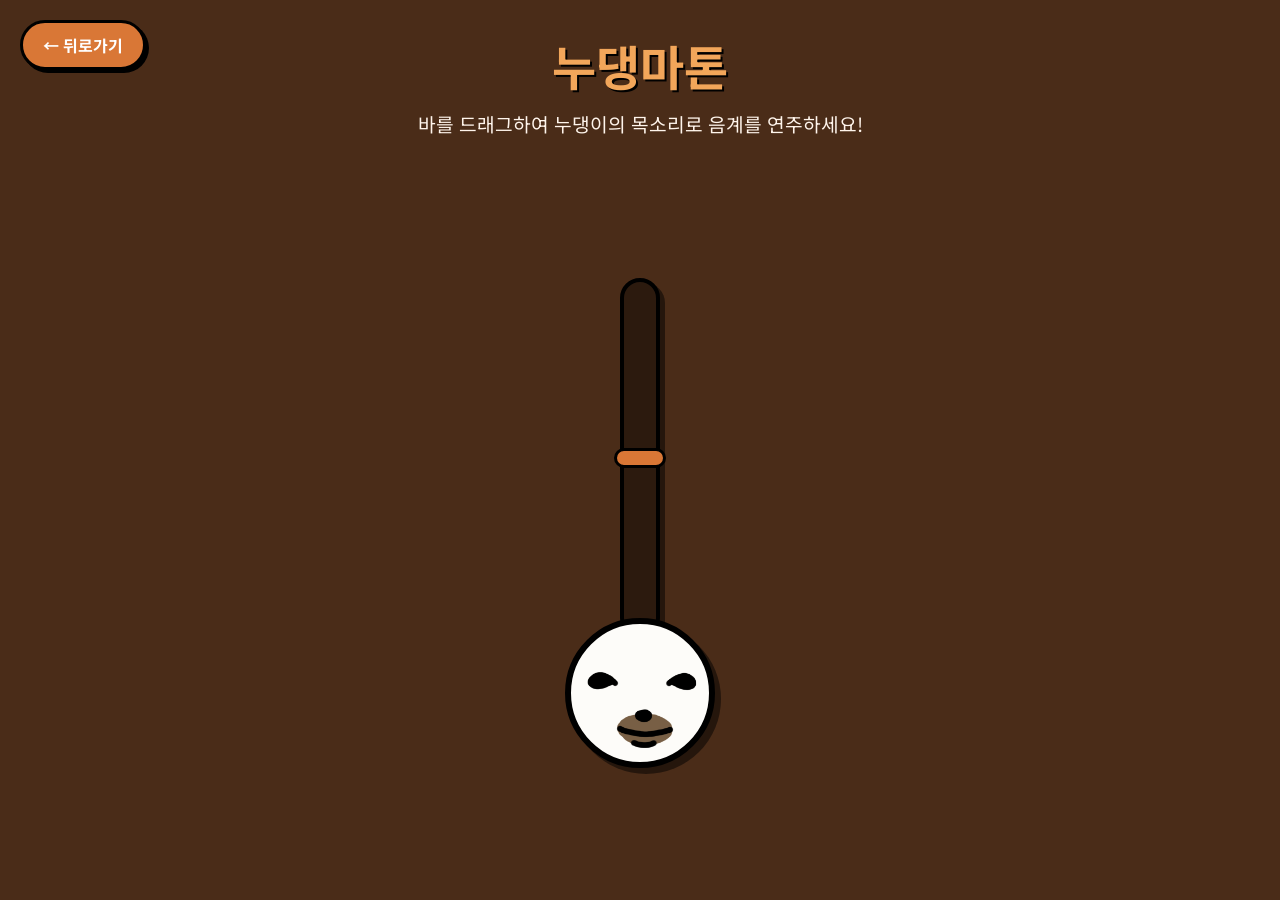
<file: otamatone.html>
<!DOCTYPE html>
<html lang="ko">

<head>
    <meta charset="UTF-8">
    <meta name="viewport" content="width=device-width, initial-scale=1.0">
    <title>누댕마톤 (Nudaeng-matone)</title>
    <link href="https://fonts.googleapis.com/css2?family=Noto+Sans+KR:wght@400;700;900&display=swap" rel="stylesheet">
    <style>
        * {
            margin: 0;
            padding: 0;
            box-sizing: border-box;
        }

        body {
            font-family: 'Noto Sans KR', sans-serif;
            background-color: #4A2C18;
            /* 가을 웜톤 배경 */
            color: #FFF5EC;
            display: flex;
            flex-direction: column;
            align-items: center;
            height: 100vh;
            height: 100dvh;
            /* 모바일 하단바 대응 */
            overflow: hidden;
            touch-action: none;
            /* 드래그 시 화면 스크롤 방지 */
        }

        .header {
            margin-top: 30px;
            text-align: center;
            z-index: 10;
        }

        .header h1 {
            font-size: 3rem;
            color: #F2A65A;
            text-shadow: 2px 2px 0px #000;
        }

        .header p {
            font-size: 1.2rem;
            margin-top: 10px;
        }

        .back-button {
            position: absolute;
            top: 20px;
            left: 20px;
            padding: 10px 20px;
            background: #D97736;
            color: #fff;
            text-decoration: none;
            border-radius: 30px;
            font-weight: bold;
            border: 3px solid #000;
            box-shadow: 3px 3px 0px rgba(0, 0, 0, 1);
            transition: transform 0.1s;
            z-index: 20;
        }

        .back-button:active {
            transform: translate(3px, 3px);
            box-shadow: 0px 0px 0px rgba(0, 0, 0, 1);
        }

        /* 누댕마톤 컨테이너 */
        .matone-container {
            display: flex;
            flex-direction: column;
            align-items: center;
            margin-top: 20px;
            height: 70vh;
            justify-content: flex-end;
            padding-bottom: 20px;
            /* 모바일 하단 여백 추가 */
        }

        /* 음정 바 (Stem) */
        .stem-container {
            width: 40px;
            height: 40vh;
            /* 고정픽셀(400px)에서 뷰포트 비율로 변경 */
            min-height: 250px;
            max-height: 400px;
            background: #2C1A0E;
            border: 4px solid #000;
            border-radius: 20px;
            position: relative;
            cursor: pointer;
            box-shadow: 5px 5px 0px rgba(0, 0, 0, 0.5);
            margin-bottom: -20px;
            /* 얼굴과 겹치게 */
            z-index: 1;
        }

        .stem-touch-area {
            position: absolute;
            top: 0;
            left: -30px;
            /* 터치 영역 확대 */
            right: -30px;
            bottom: 0;
            z-index: 2;
        }

        .stem-indicator {
            position: absolute;
            left: -10px;
            width: 52px;
            height: 20px;
            background: #D97736;
            border: 3px solid #000;
            border-radius: 10px;
            pointer-events: none;
            transform: translateY(-50%);
            top: 50%;
            transition: top 0.05s ease-out;
        }

        /* 누댕이 얼굴 (Face) */
        .face {
            width: 150px;
            height: 150px;
            background-color: #FDFCF9;
            background-image: url('images/nutamatone/nnn.png');
            background-size: cover;
            background-position: center;
            border: 6px solid #000;
            border-radius: 50%;
            position: relative;
            z-index: 3;
            box-shadow: 6px 6px 0px rgba(0, 0, 0, 0.5);
            transition: transform 0.1s;
        }

        .face.playing {
            transform: scale(1.05);
        }

        /* 눈, 입 (nnn.png 이미지를 사용하므로 기존 CSS 도형은 숨김) */
        .eye,
        .mouth {
            display: none;
        }

        /* 모바일 반응형 처리 */
        @media (max-width: 600px) {
            .header {
                margin-top: 70px;
                /* 뒤로가기 버튼과 겹침 방지 */
            }

            .header h1 {
                font-size: 2.2rem;
            }

            .header p {
                font-size: 0.95rem;
                padding: 0 20px;
                word-break: keep-all;
            }

            .face {
                width: 130px;
                height: 130px;
            }

            .back-button {
                top: 15px;
                left: 15px;
                padding: 8px 15px;
                font-size: 0.9rem;
            }

            .matone-container {
                height: 65vh;
                /* 화면 높이에 맞게 조절 */
            }
        }

        /* 오디오 파일 안내 (제거) */
    </style>
</head>

<body>
    <a href="index.html" class="back-button">← 뒤로가기</a>

    <div class="header">
        <h1>누댕마톤</h1>
        <p>바를 드래그하여 누댕이의 목소리로 음계를 연주하세요!</p>
    </div>

    <div class="matone-container">
        <!-- 음정 조절 바 -->
        <div class="stem-container" id="stem">
            <div class="stem-indicator" id="indicator"></div>
            <div class="stem-touch-area" id="touchArea"></div>
        </div>

        <!-- 얼굴 -->
        <div class="face" id="face">
            <div class="eye left"></div>
            <div class="eye right"></div>
            <div class="mouth"></div>
        </div>
    </div>

    <!-- 업로드 폼 제거됨 -->

    <script>
        const touchArea = document.getElementById('touchArea');
        const indicator = document.getElementById('indicator');
        const face = document.getElementById('face');

        let audioCtx = null;
        let sourceNode = null;
        let audioBuffer = null;
        let isPlaying = false;
        let isInitializing = false;

        // 1. 오디오 초기화 및 파일 로드 (가장 안전한 방식)
        function initAudio() {
            return new Promise((resolve, reject) => {
                if (audioBuffer) {
                    resolve();
                    return;
                }

                if (!audioCtx) {
                    audioCtx = new (window.AudioContext || window.webkitAudioContext)();
                }

                if (audioCtx.state === 'suspended') {
                    audioCtx.resume();
                }

                // 파일 가져오기
                fetch('nutamatone.wav')
                    .then(response => {
                        if (!response.ok) throw new Error("Network response was not ok");
                        return response.arrayBuffer();
                    })
                    .then(arrayBuffer => {
                        // 사파리 호환성을 위해 콜백 방식 사용
                        audioCtx.decodeAudioData(arrayBuffer, function (buffer) {
                            audioBuffer = buffer;
                            resolve();
                        }, function (e) {
                            console.error("Decode error", e);
                            reject(e);
                        });
                    })
                    .catch(e => {
                        console.error("Fetch error", e);
                        reject(e);
                    });
            });
        }

        // 2. 소리 재생
        function startSound(yRatio) {
            if (isInitializing) return;

            // 아직 로드되지 않은 경우 초기화
            if (!audioBuffer) {
                isInitializing = true;
                indicator.style.background = "#FF0000"; // 로딩 중 표시 (빨간색)
                initAudio().then(() => {
                    isInitializing = false;
                    indicator.style.background = "#D97736"; // 로딩 완료 복구
                    if (isPlaying) { // 사용자가 여전히 누르고 있다면
                        playSource(yRatio);
                    }
                }).catch(() => {
                    isInitializing = false;
                    alert("소리 로드에 실패했습니다. 파일이 있는지 확인해주세요.");
                });
                return;
            }

            playSource(yRatio);
        }

        // 실제 소스 재생 로직
        function playSource(yRatio) {
            if (sourceNode) {
                try { sourceNode.stop(); } catch (e) { }
            }

            sourceNode = audioCtx.createBufferSource();
            sourceNode.buffer = audioBuffer;
            sourceNode.loop = true;
            sourceNode.connect(audioCtx.destination);

            updatePitch(yRatio);
            sourceNode.start(0);

            face.classList.add('playing');
        }

        // 3. 소리 멈춤
        function stopSound() {
            if (sourceNode) {
                try { sourceNode.stop(); } catch (e) { }
                sourceNode = null;
            }
            isPlaying = false;
            face.classList.remove('playing');
        }

        // 4. Y축 위치에 따른 음정 조절 (PlaybackRate 사용)
        function updatePitch(yRatio) {
            if (sourceNode && sourceNode.playbackRate) {
                // 0.5배속(낮은음) ~ 2.0배속(높은음)
                const rate = 0.5 + (1 - yRatio) * 1.5;
                sourceNode.playbackRate.value = rate;
            }
        }

        // 5. 상호작용 핸들러
        function handleInteraction(e) {
            e.preventDefault(); // 스크롤 방지

            // 모바일 사파리 필수: 상호작용 즉시 resume
            if (audioCtx && audioCtx.state === 'suspended') {
                audioCtx.resume();
            }

            let clientY;
            if (e.touches) {
                clientY = e.touches[0].clientY;
            } else {
                clientY = e.clientY;
            }

            const rect = touchArea.getBoundingClientRect();
            let y = clientY - rect.top;
            if (y < 0) y = 0;
            if (y > rect.height) y = rect.height;

            let yRatio = y / rect.height;

            indicator.style.top = (yRatio * 100) + '%';

            if (!isPlaying) {
                isPlaying = true;
                startSound(yRatio);
            } else {
                updatePitch(yRatio);
            }
        }

        function endInteraction(e) {
            e.preventDefault();
            stopSound();
        }

        // 마우스 이벤트
        touchArea.addEventListener('mousedown', handleInteraction);
        window.addEventListener('mousemove', (e) => {
            if (isPlaying) handleInteraction(e);
        });
        window.addEventListener('mouseup', endInteraction);

        // 터치 이벤트
        touchArea.addEventListener('touchstart', handleInteraction, { passive: false });
        touchArea.addEventListener('touchmove', handleInteraction, { passive: false });
        touchArea.addEventListener('touchend', endInteraction);
        touchArea.addEventListener('touchcancel', endInteraction);

    </script>
</body>

</html>
</file>
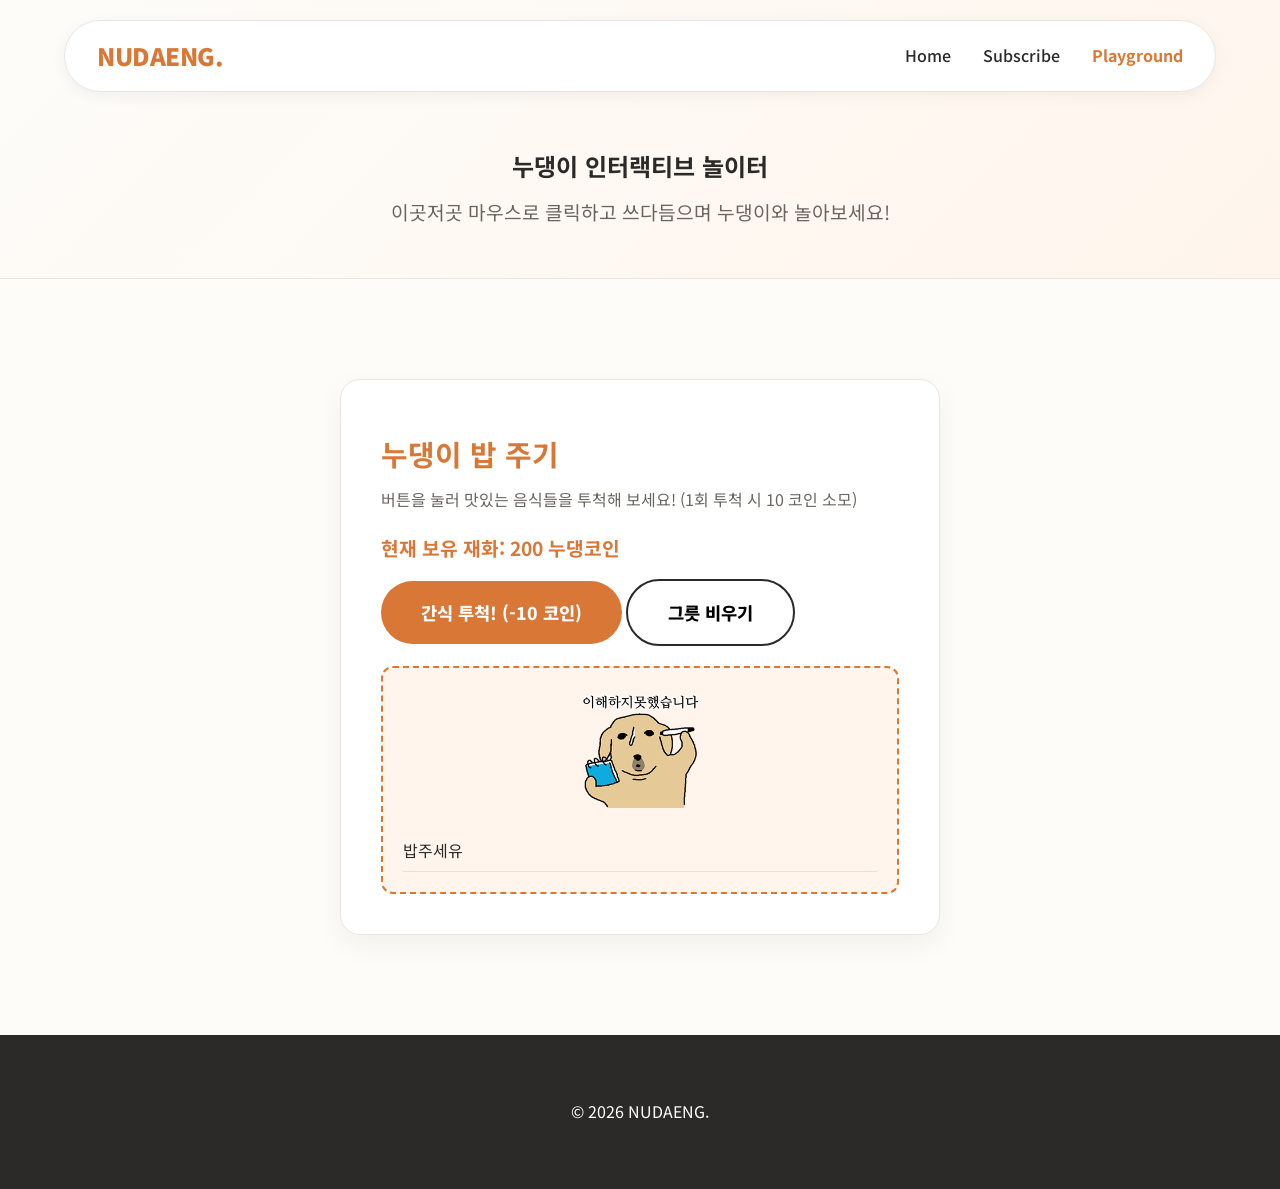
<file: playground.html>
<!DOCTYPE html>
<html lang="ko">

<head>
    <meta charset="UTF-8">
    <meta name="viewport" content="width=device-width, initial-scale=1.0">
    <title>NUDAENG | Playground</title>

    <!-- Fonts: Noto Sans KR -->
    <link rel="preconnect" href="https://fonts.googleapis.com">
    <link rel="preconnect" href="https://fonts.gstatic.com" crossorigin>
    <link href="https://fonts.googleapis.com/css2?family=Noto+Sans+KR:wght@300;400;500;700;800&display=swap"
        rel="stylesheet">

    <link rel="stylesheet" href="style.css">
    <link href="https://unpkg.com/aos@2.3.1/dist/aos.css" rel="stylesheet">

    <!-- jQuery CDN -->
    <script src="https://code.jquery.com/jquery-3.7.1.min.js"></script>
</head>

<body>

    <!-- Navigation -->
    <nav class="navbar">
        <div class="logo"><a href="index.html" style="color: inherit; text-decoration: none;">NUDAENG.</a></div>
        <ul class="nav-links">
            <li><a href="index.html">Home</a></li>
            <li><a href="subscribe.html">Subscribe</a></li>
            <li><a href="#" class="active" style="color: var(--accent-orange); font-weight: 700;">Playground</a></li>
        </ul>
    </nav>

    <!-- Header Section -->
    <section class="sub-header">
        <div class="container text-center">
            <h1 data-aos="fade-up">누댕이 인터랙티브 놀이터</h1>
            <p data-aos="fade-up" data-aos-delay="100">이곳저곳 마우스로 클릭하고 쓰다듬으며 누댕이와 놀아보세요!</p>
        </div>
    </section>

    <!-- Playground Section -->
    <section class="playground-section">
        <div class="container">
            <div style="max-width: 600px; margin: 0 auto;">

                <!-- 1. 간식 주기 -->
                <div class="play-card" data-aos="fade-up" data-aos-delay="100">
                    <h2>누댕이 밥 주기</h2>
                    <p>버튼을 눌러 맛있는 음식들을 투척해 보세요! (1회 투척 시 10 코인 소모)</p>
                    <div style="font-weight: bold; font-size: 1.2rem; color: #D97736; margin-bottom: 15px;">
                        현재 보유 재화: <span id="coin-count">200</span> 누댕코인
                    </div>
                    <button class="cta-button" id="btn-feed">간식 투척! (-10 코인)</button>
                    <button class="cta-button outline" id="btn-clear-feed">그릇 비우기</button>

                    <div class="snack-bowl mt-20" style="text-align: center;">
                        <img id="reaction-img" src="images/interactive/ing.png" alt="Nudaeng Reaction"
                            style="max-height: 120px; margin-bottom: 15px; border-radius: 10px; object-fit: contain;">
                        <ul id="snack-list" style="text-align: left;">
                            <li>밥주세유</li>
                        </ul>
                    </div>
                </div>

            </div>
        </div>
    </section>

    <!-- Footer -->
    <footer>
        <div class="container text-center">
            <p>&copy; 2026 NUDAENG.</p>
        </div>
    </footer>

    <!-- Scripts -->
    <script src="https://unpkg.com/aos@2.3.1/dist/aos.js"></script>
    <script>
        AOS.init();

        /* =========================================
           jQuery Scripts
           ========================================= */
        $(document).ready(function () {

            // 1. DOM 조작 (HTML 추가/삭제)
            let snackCount = 0;
            let coinCount = 200; // 초기 재화

            $("#btn-feed").click(function () {
                if (coinCount < 10) {
                    alert("누댕코인이 부족합니다! 결제 페이지로 이동합니다.");
                    window.location.href = "subscribe.html";
                    return;
                }

                coinCount -= 10;
                $("#coin-count").text(coinCount);

                if (snackCount === 0) {
                    $("#snack-list").empty(); // 첫 간식 줄 때 빈 그릇 메시지 삭제
                }
                const foodMenu = [
                    { name: '나쵸', reaction: '퉤퉤 이게 뭐에윸!!!', img: 'images/interactive/bad.png' },
                    { name: '갈비탕', reaction: '이거 괜찮네유.', img: 'images/interactive/good.png' },
                    { name: '피자', reaction: '챱챱챱챱챱', img: 'images/interactive/love.png' },
                    { name: '수제버거', reaction: '챱챱챱챱챱', img: 'images/interactive/love.png' },
                    { name: '양념치킨', reaction: '챱챱챱챱챱', img: 'images/interactive/love.png' },
                    { name: '마라탕', reaction: '이잉??', img: 'images/interactive/bad.png' },
                    { name: '연어초밥', reaction: '이거 괜찮네유.', img: 'images/interactive/good.png' },
                    { name: '다이어트 샐러드', reaction: '예?', img: 'images/interactive/ye.png' },
                    { name: '한우 꽃등심', reaction: '챱챱챱챱챱', img: 'images/interactive/love.png' },
                    { name: '아메리카노', reaction: '퉤퉤 이게 뭐에윸!!!', img: 'images/interactive/bad.png' },
                    { name: '탕후루', reaction: '이거 괜찮네유.', img: 'images/interactive/good.png' }
                ];
                const randomFood = foodMenu[Math.floor(Math.random() * foodMenu.length)];

                // 이미지 변경
                $("#reaction-img").attr("src", randomFood.img);

                // append()로 리스트 맨 끝에 추가
                $("#snack-list").append("<li><strong>" + randomFood.name + "</strong> 투척! ➡️ " + randomFood.reaction + "</li>");
                snackCount++;
            });

            $("#btn-clear-feed").click(function () {
                // 이미지 초기화
                $("#reaction-img").attr("src", "images/interactive/ing.png");
                // empty()로 내부 요소 모두 삭제 후 초기화
                $("#snack-list").empty().append("<li>밥주세유</li>");
                snackCount = 0;
            });

        });
    </script>
</body>

</html>
</file>
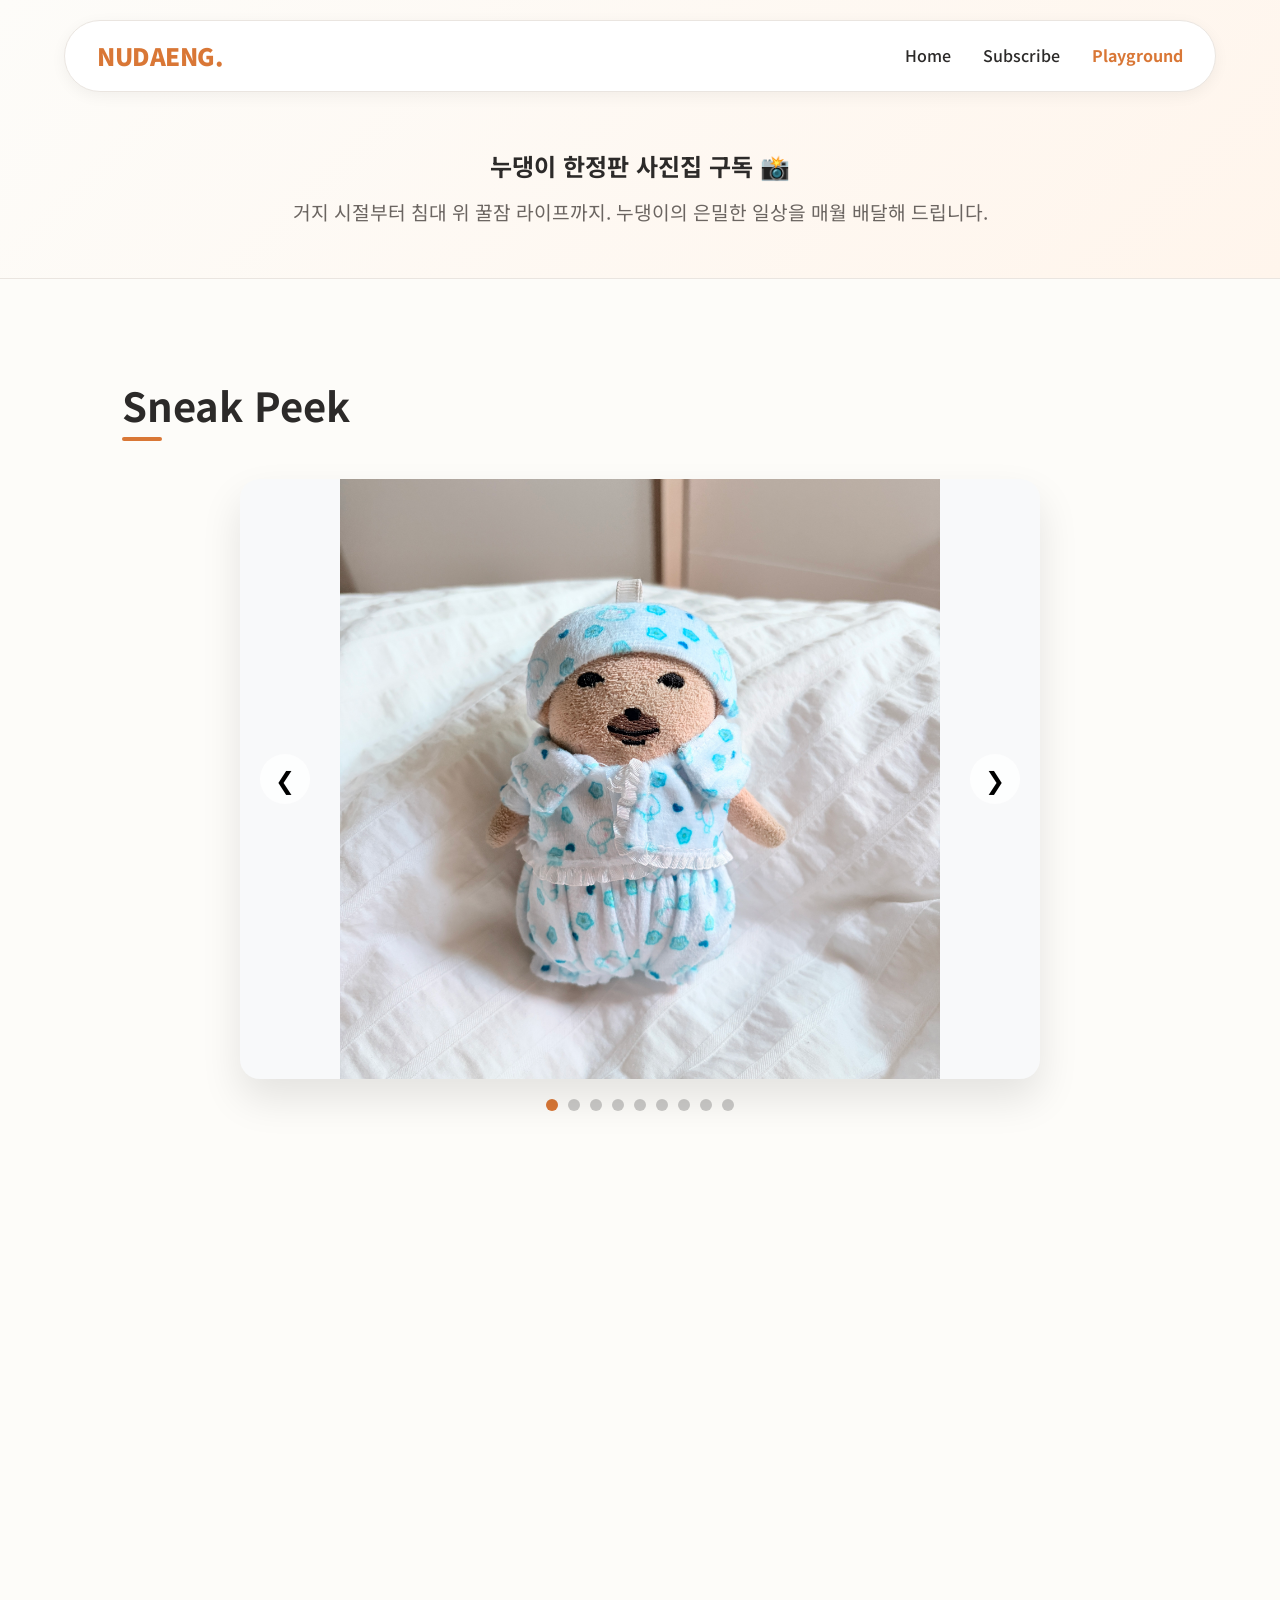
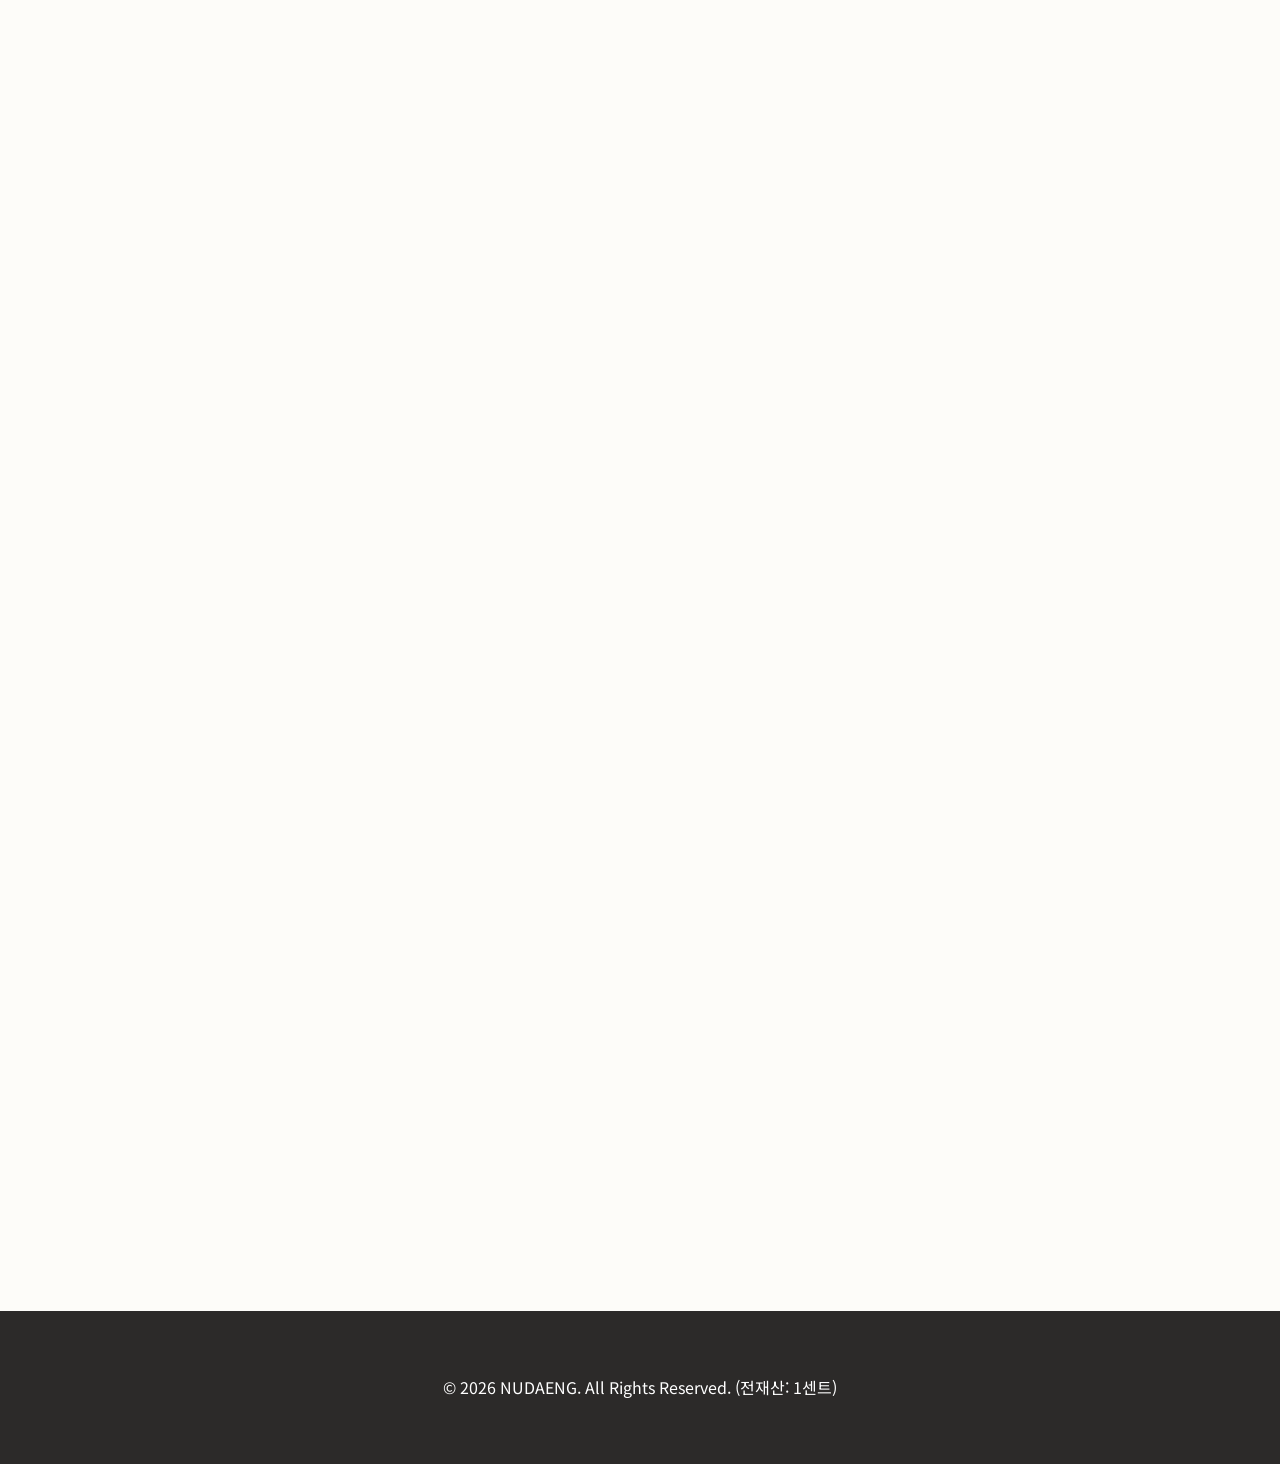
<file: subscribe.html>
<!DOCTYPE html>
<html lang="ko">
<head>
    <meta charset="UTF-8">
    <meta name="viewport" content="width=device-width, initial-scale=1.0">
    <title>NUDAENG | Subscribe</title>
    
    <!-- Fonts: Noto Sans KR -->
    <link rel="preconnect" href="https://fonts.googleapis.com">
    <link rel="preconnect" href="https://fonts.gstatic.com" crossorigin>
    <link href="https://fonts.googleapis.com/css2?family=Noto+Sans+KR:wght@300;400;500;700;800&display=swap" rel="stylesheet">
    
    <link rel="stylesheet" href="style.css">
    
    <!-- AOS Animation Library -->
    <link href="https://unpkg.com/aos@2.3.1/dist/aos.css" rel="stylesheet">
</head>
<body>

    <!-- Navigation -->
    <nav class="navbar">
        <div class="logo"><a href="index.html" style="color: inherit; text-decoration: none;">NUDAENG.</a></div>
        <ul class="nav-links">
            <li><a href="index.html">Home</a></li>
            <li><a href="#" class="active">Subscribe</a></li>
            <li><a href="playground.html" style="color: var(--accent-orange); font-weight: 700;">Playground</a></li>
        </ul>
    </nav>

    <!-- Header Section -->
    <section class="sub-header">
        <div class="container text-center">
            <h1 data-aos="fade-up">누댕이 한정판 사진집 구독 📸</h1>
            <p data-aos="fade-up" data-aos-delay="100">거지 시절부터 침대 위 꿀잠 라이프까지. 누댕이의 은밀한 일상을 매월 배달해 드립니다.</p>
        </div>
    </section>

    <!-- Carousel Section (JS) -->
    <section class="carousel-section">
        <div class="container">
            <h2 class="section-title text-center" data-aos="fade-up">Sneak Peek</h2>
            <div class="carousel-container" data-aos="fade-up" data-aos-delay="100">
                <button class="carousel-btn prev-btn" id="prevBtn">❮</button>
                <div class="carousel-track-container">
                    <ul class="carousel-track" id="track">
                        <li class="carousel-slide current-slide">
                            <img src="images/subs/KakaoTalk_20260605_035207417.jpg" alt="Nudaeng Photo 1" style="width: 100%; height: 100%; object-fit: contain; border-radius: 20px;">
                        </li>
                        <li class="carousel-slide">
                            <img src="images/subs/KakaoTalk_20260605_035207417_01.jpg" alt="Nudaeng Photo 2" style="width: 100%; height: 100%; object-fit: contain; border-radius: 20px;">
                        </li>
                        <li class="carousel-slide">
                            <img src="images/subs/KakaoTalk_20260605_035207417_02.jpg" alt="Nudaeng Photo 3" style="width: 100%; height: 100%; object-fit: contain; border-radius: 20px;">
                        </li>
                        <li class="carousel-slide">
                            <img src="images/subs/KakaoTalk_20260605_035207417_03.jpg" alt="Nudaeng Photo 4" style="width: 100%; height: 100%; object-fit: contain; border-radius: 20px;">
                        </li>
                        <li class="carousel-slide">
                            <img src="images/subs/KakaoTalk_20260605_035207417_04.jpg" alt="Nudaeng Photo 5" style="width: 100%; height: 100%; object-fit: contain; border-radius: 20px;">
                        </li>
                        <li class="carousel-slide">
                            <img src="images/subs/KakaoTalk_20260605_035207417_05.jpg" alt="Nudaeng Photo 6" style="width: 100%; height: 100%; object-fit: contain; border-radius: 20px;">
                        </li>
                        <li class="carousel-slide">
                            <img src="images/subs/KakaoTalk_20260605_035207417_06.jpg" alt="Nudaeng Photo 7" style="width: 100%; height: 100%; object-fit: contain; border-radius: 20px;">
                        </li>
                        <li class="carousel-slide">
                            <img src="images/subs/KakaoTalk_20260605_035207417_07.jpg" alt="Nudaeng Photo 8" style="width: 100%; height: 100%; object-fit: contain; border-radius: 20px;">
                        </li>
                        <li class="carousel-slide">
                            <img src="images/subs/KakaoTalk_20260605_035207417_08.jpg" alt="Nudaeng Photo 9" style="width: 100%; height: 100%; object-fit: contain; border-radius: 20px;">
                        </li>
                    </ul>
                </div>
                <button class="carousel-btn next-btn" id="nextBtn">❯</button>
            </div>
            <div class="carousel-nav" id="carouselNav">
                <button class="carousel-indicator current-slide"></button>
                <button class="carousel-indicator"></button>
                <button class="carousel-indicator"></button>
                <button class="carousel-indicator"></button>
                <button class="carousel-indicator"></button>
                <button class="carousel-indicator"></button>
                <button class="carousel-indicator"></button>
                <button class="carousel-indicator"></button>
                <button class="carousel-indicator"></button>
            </div>
        </div>
    </section>

    <!-- Pricing Section (JS Toggle) -->
    <section class="pricing-section">
        <div class="container">
            <div class="pricing-header text-center" data-aos="fade-up">
                <h2 class="section-title">Membership Plans</h2>
                <div class="toggle-container">
                    <span>월간 결제</span>
                    <label class="switch">
                        <input type="checkbox" id="billingToggle">
                        <span class="slider round"></span>
                    </label>
                    <span>연간 결제 <span class="discount-badge">20% OFF</span></span>
                </div>
            </div>

            <div class="grid-3 pricing-grid">
                <!-- Basic -->
                <div class="card pricing-card" data-aos="fade-up" data-aos-delay="100">
                    <h3>Basic</h3>
                    <div class="price">
                        <span class="currency">¢</span><span class="amount" data-monthly="1" data-yearly="9">1</span>
                        <span class="period">/월</span>
                    </div>
                    <ul class="features">
                        <li><strong>매월 500 누댕코인 지급</strong></li>
                        <li>월 1장 고화질 사진 전송</li>
                        <li>생일 축하 메시지</li>
                        <li class="disabled">텔레파시 우선 연결권</li>
                        <li class="disabled">엄마님 접근 금지 특권</li>
                    </ul>
                    <button class="cta-button outline select-plan" data-plan="Basic">선택하기</button>
                </div>
                
                <!-- Premium -->
                <div class="card pricing-card highlight-card" data-aos="fade-up" data-aos-delay="200">
                    <div class="best-badge">BEST</div>
                    <h3>Premium</h3>
                    <div class="price">
                        <span class="currency">¢</span><span class="amount" data-monthly="5" data-yearly="48">5</span>
                        <span class="period">/월</span>
                    </div>
                    <ul class="features">
                        <li><strong>매월 3,000 누댕코인 지급</strong></li>
                        <li>월 10장 고화질 사진 전송</li>
                        <li>생일 축하 텔레파시</li>
                        <li>텔레파시 우선 연결권</li>
                        <li class="disabled">엄마님 접근 금지 특권</li>
                    </ul>
                    <button class="cta-button select-plan" data-plan="Premium">선택하기</button>
                </div>

                <!-- VIP -->
                <div class="card pricing-card" data-aos="fade-up" data-aos-delay="300">
                    <h3>VIP</h3>
                    <div class="price">
                        <span class="currency">¢</span><span class="amount" data-monthly="10" data-yearly="96">10</span>
                        <span class="period">/월</span>
                    </div>
                    <ul class="features">
                        <li><strong>매월 10,000 누댕코인 지급</strong></li>
                        <li>무제한 사진 열람</li>
                        <li>24시간 텔레파시 핫라인</li>
                        <li>텔레파시 VVIP 라운지</li>
                        <li><strong>엄마님 접근 완전 차단!</strong></li>
                    </ul>
                    <button class="cta-button outline select-plan" data-plan="VIP">선택하기</button>
                </div>
            </div>
        </div>
    </section>

    <!-- Subscription Form (JS Validation) -->
    <section class="checkout-section">
        <div class="container form-container" data-aos="fade-up">
            <h2 class="section-title text-center">결제 정보 입력</h2>
            <form id="subscribeForm">
                <div class="form-group">
                    <label for="planSelection">선택한 요금제</label>
                    <input type="text" id="planSelection" value="Premium (월간)" readonly>
                </div>
                <div class="form-group">
                    <label for="userName">이름 (필수)</label>
                    <input type="text" id="userName" placeholder="예: 영민님">
                    <span class="error-msg" id="nameError">이름을 입력해주세요.</span>
                </div>
                <div class="form-group">
                    <label for="userEmail">이메일 (필수)</label>
                    <input type="email" id="userEmail" placeholder="nudaeng@example.com">
                    <span class="error-msg" id="emailError">유효한 이메일 주소를 입력해주세요.</span>
                </div>
                <button type="submit" class="cta-button full-width">구독 시작하기 (텔레파시 송신)</button>
            </form>
        </div>
    </section>

    <!-- Footer -->
    <footer>
        <div class="container text-center">
            <p>&copy; 2026 NUDAENG. All Rights Reserved. (전재산: 1센트)</p>
        </div>
    </footer>

    <!-- Payment Modal (JS Animation) -->
    <div class="modal-overlay" id="paymentModal">
        <div class="modal-content">
            <div id="loadingState">
                <div class="spinner"></div>
                <h2 class="telepathy-blink">텔레파시 연결 중...</h2>
                <p>누댕이의 두뇌 서버로 정보를 전송하고 있습니다.</p>
                <div class="progress-bar"><div class="progress-fill" id="progressFill"></div></div>
            </div>
            <div id="successState" style="display: none;">
                <div class="success-icon">🎉</div>
                <h2>구독이 완료되었어유!</h2>
                <p><span id="displayUserName"></span>님, 이제 누댕이의 VIP 가족입니다.<br>매월 멋진 사진들을 보내드릴게유!</p>
                <button class="cta-button" id="closeModalBtn" onclick="window.location.href='index.html'">메인으로 돌아가기</button>
            </div>
        </div>
    </div>

    <!-- Scripts -->
    <script src="https://unpkg.com/aos@2.3.1/dist/aos.js"></script>
    <script>
        AOS.init();

        /* 1. Billing Toggle Logic */
        const billingToggle = document.getElementById('billingToggle');
        const priceElements = document.querySelectorAll('.amount');
        const periodElements = document.querySelectorAll('.period');
        const planInput = document.getElementById('planSelection');
        let currentPlanName = "Premium";
        let isYearly = false;

        billingToggle.addEventListener('change', (e) => {
            isYearly = e.target.checked;
            priceElements.forEach(el => {
                // simple fade animation
                el.style.opacity = 0;
                setTimeout(() => {
                    el.innerText = isYearly ? el.getAttribute('data-yearly') : el.getAttribute('data-monthly');
                    el.style.opacity = 1;
                }, 200);
            });
            periodElements.forEach(el => {
                el.style.opacity = 0;
                setTimeout(() => {
                    el.innerText = isYearly ? '/년' : '/월';
                    el.style.opacity = 1;
                }, 200);
            });
            updatePlanInput();
        });

        /* 2. Plan Selection Logic */
        const planButtons = document.querySelectorAll('.select-plan');
        planButtons.forEach(btn => {
            btn.addEventListener('click', (e) => {
                // remove highlight from all
                document.querySelectorAll('.pricing-card').forEach(c => c.classList.remove('highlight-card'));
                // add highlight to selected
                e.target.closest('.pricing-card').classList.add('highlight-card');
                currentPlanName = e.target.getAttribute('data-plan');
                updatePlanInput();
                // scroll to form
                document.getElementById('subscribeForm').scrollIntoView({behavior: 'smooth'});
            });
        });

        function updatePlanInput() {
            planInput.value = `${currentPlanName} (${isYearly ? '연간' : '월간'})`;
        }

        /* 3. Form Validation & Modal Logic */
        const form = document.getElementById('subscribeForm');
        const nameInput = document.getElementById('userName');
        const emailInput = document.getElementById('userEmail');
        const nameError = document.getElementById('nameError');
        const emailError = document.getElementById('emailError');
        
        const modal = document.getElementById('paymentModal');
        const loadingState = document.getElementById('loadingState');
        const successState = document.getElementById('successState');
        const progressFill = document.getElementById('progressFill');
        const displayUserName = document.getElementById('displayUserName');

        form.addEventListener('submit', (e) => {
            e.preventDefault();
            let isValid = true;

            // Name validation
            if (nameInput.value.trim() === '') {
                nameError.style.display = 'block';
                nameInput.classList.add('invalid');
                isValid = false;
            } else {
                nameError.style.display = 'none';
                nameInput.classList.remove('invalid');
            }

            // Email validation (simple regex)
            const emailRegex = /^[^\s@]+@[^\s@]+\.[^\s@]+$/;
            if (!emailRegex.test(emailInput.value)) {
                emailError.style.display = 'block';
                emailInput.classList.add('invalid');
                isValid = false;
            } else {
                emailError.style.display = 'none';
                emailInput.classList.remove('invalid');
            }

            if (isValid) {
                // Show modal & start fake loading
                displayUserName.innerText = nameInput.value;
                modal.style.display = 'flex';
                loadingState.style.display = 'block';
                successState.style.display = 'none';
                progressFill.style.width = '0%';
                
                // Animate progress bar
                setTimeout(() => progressFill.style.width = '40%', 500);
                setTimeout(() => progressFill.style.width = '80%', 1500);
                setTimeout(() => {
                    progressFill.style.width = '100%';
                    setTimeout(() => {
                        loadingState.style.display = 'none';
                        successState.style.display = 'block';
                        // Simple confetti effect could be added here
                    }, 500);
                }, 2500);
            }
        });

        /* 4. Carousel Logic */
        const track = document.getElementById('track');
        const slides = Array.from(track.children);
        const nextButton = document.getElementById('nextBtn');
        const prevButton = document.getElementById('prevBtn');
        const dotsNav = document.getElementById('carouselNav');
        const dots = Array.from(dotsNav.children);

        const slideWidth = slides[0].getBoundingClientRect().width;

        const setSlidePosition = (slide, index) => {
            slide.style.left = slideWidth * index + 'px';
        };
        slides.forEach(setSlidePosition);

        const moveToSlide = (track, currentSlide, targetSlide) => {
            track.style.transform = 'translateX(-' + targetSlide.style.left + ')';
            currentSlide.classList.remove('current-slide');
            targetSlide.classList.add('current-slide');
        };

        const updateDots = (currentDot, targetDot) => {
            currentDot.classList.remove('current-slide');
            targetDot.classList.add('current-slide');
        }

        prevButton.addEventListener('click', e => {
            const currentSlide = track.querySelector('.current-slide');
            const prevSlide = currentSlide.previousElementSibling;
            const currentDot = dotsNav.querySelector('.current-slide');
            const prevDot = currentDot.previousElementSibling;
            
            if(!prevSlide) return;
            moveToSlide(track, currentSlide, prevSlide);
            updateDots(currentDot, prevDot);
        });

        nextButton.addEventListener('click', e => {
            const currentSlide = track.querySelector('.current-slide');
            const nextSlide = currentSlide.nextElementSibling;
            const currentDot = dotsNav.querySelector('.current-slide');
            const nextDot = currentDot.nextElementSibling;

            if(!nextSlide) return;
            moveToSlide(track, currentSlide, nextSlide);
            updateDots(currentDot, nextDot);
        });

        dotsNav.addEventListener('click', e => {
            const targetDot = e.target.closest('button');
            if(!targetDot) return;

            const currentSlide = track.querySelector('.current-slide');
            const currentDot = dotsNav.querySelector('.current-slide');
            const targetIndex = dots.findIndex(dot => dot === targetDot);
            const targetSlide = slides[targetIndex];

            moveToSlide(track, currentSlide, targetSlide);
            updateDots(currentDot, targetDot);
        });

    </script>
</body>
</html>
</file>
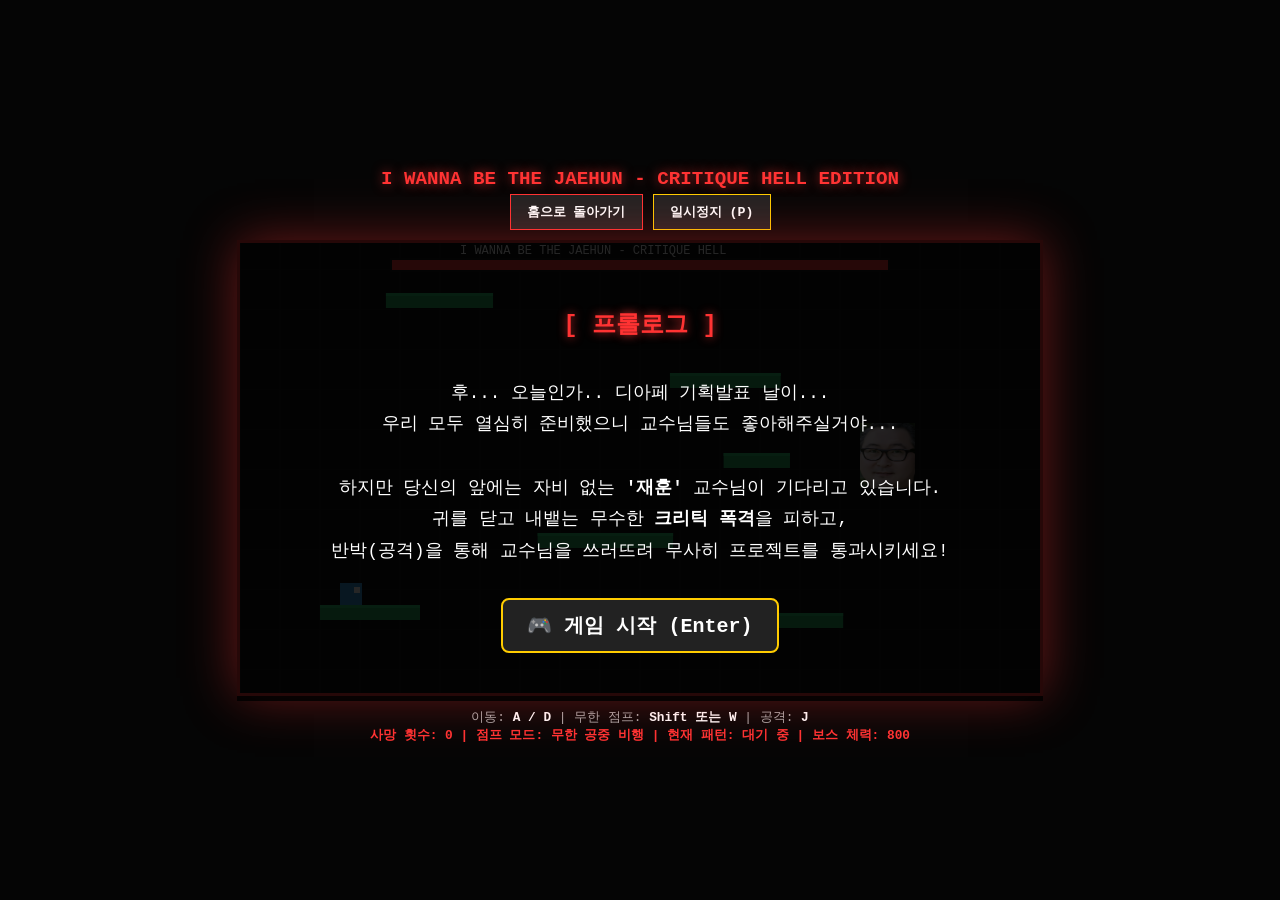
<file: 패링게임.html>
<!DOCTYPE html>
<html lang="ko">

<head>
    <meta charset="UTF-8">
    <meta name="viewport" content="width=device-width, initial-scale=1.0">
    <title>I Wanna Be The Jaehun - CRITIQUE HELL EDITION</title>
    <style>
        body {
            margin: 0;
            background-color: #050505;
            color: #fff;
            font-family: 'Courier New', Courier, monospace;
            display: flex;
            flex-direction: column;
            align-items: center;
            justify-content: center;
            height: 100vh;
            overflow: hidden;
        }

        h1 {
            font-size: 1.2rem;
            margin-bottom: 4px;
            color: #ff3333;
            text-shadow: 0 0 12px rgba(255, 51, 51, 0.7);
        }

        canvas {
            border: 3px solid #ff3333;
            background-color: #0d0d0d;
            box-shadow: 0 0 50px rgba(255, 51, 51, 0.4);
            outline: none;
        }

        .config-panel {
            margin-top: 8px;
            font-size: 0.8rem;
            color: #aaa;
            text-align: center;
            line-height: 1.4;
        }

        span {
            color: #fff;
            font-weight: bold;
        }
    </style>
</head>

<body>

    <h1>I WANNA BE THE JAEHUN - CRITIQUE HELL EDITION</h1>
    <div style="display: flex; gap: 10px; margin-bottom: 10px; justify-content: center;">
        <button onclick="location.href='index.html'"
            style="padding: 8px 16px; background: #222; color: #fff; border: 1px solid #ff3333; cursor: pointer; font-family: 'Courier New', Courier, monospace; font-weight: bold; transition: all 0.2s;"
            onmouseover="this.style.background='#ff3333'" onmouseout="this.style.background='#222'">홈으로 돌아가기</button>
        <button id="pauseBtn"
            style="padding: 8px 16px; background: #222; color: #fff; border: 1px solid #ffcc00; cursor: pointer; font-family: 'Courier New', Courier, monospace; font-weight: bold; transition: all 0.2s;"
            onmouseover="this.style.background='#ffcc00'; this.style.color='#000'"
            onmouseout="this.style.background='#222'; this.style.color='#fff'">일시정지 (P)</button>
    </div>
    <div style="position: relative;">
        <canvas id="gameCanvas" width="800" height="450" tabindex="0"></canvas>
        <button id="replayBtn"
            style="display: none; position: absolute; left: 50%; top: 65%; transform: translate(-50%, -50%); padding: 12px 24px; background: #e74c3c; color: #fff; border: 2px solid #fff; border-radius: 8px; font-size: 24px; font-family: 'Courier New', Courier, monospace; font-weight: bold; cursor: pointer; transition: 0.2s; z-index: 10;"
            onmouseover="this.style.background='#c0392b'" onmouseout="this.style.background='#e74c3c'">🔄 다시하기</button>

        <!-- 스토리 스크린 추가 -->
        <div id="storyScreen"
            style="position: absolute; top: 0; left: 0; width: 100%; height: 100%; background: rgba(0, 0, 0, 0.85); display: flex; flex-direction: column; align-items: center; justify-content: center; z-index: 20; color: #fff; text-align: center; padding: 20px; box-sizing: border-box;">
            <h2 style="color: #ff3333; margin-bottom: 20px; text-shadow: 0 0 10px rgba(255,51,51,0.8);">[ 프롤로그 ]</h2>
            <p
                style="font-size: 1.1rem; line-height: 1.8; margin-bottom: 30px; font-family: 'Courier New', Courier, monospace;">
                후... 오늘인가.. 디아페 기획발표 날이...<br>
                우리 모두 열심히 준비했으니 교수님들도 좋아해주실거야...<br><br>
                하지만 당신의 앞에는 자비 없는 <strong>'재훈'</strong> 교수님이 기다리고 있습니다.<br>
                귀를 닫고 내뱉는 무수한 <strong>크리틱 폭격</strong>을 피하고,<br>
                반박(공격)을 통해 교수님을 쓰러뜨려 무사히 프로젝트를 통과시키세요!
            </p>
            <button id="startBtn"
                style="padding: 12px 24px; background: #222; color: #fff; border: 2px solid #ffcc00; border-radius: 8px; font-size: 20px; font-family: 'Courier New', Courier, monospace; font-weight: bold; cursor: pointer; transition: 0.2s;"
                onmouseover="this.style.background='#ffcc00'; this.style.color='#000'"
                onmouseout="this.style.background='#222'; this.style.color='#fff'">🎮 게임 시작 (Enter)</button>
        </div>
    </div>

    <div class="config-panel">
        이동: <span>A / D</span> | 무한 점프: <span>Shift 또는 W</span> | 공격: <span>J</span><br>
        <span id="statusText" style="color: #ff3333;">사망 횟수: 0 | 점프 모드: 무한 공중 비행 | 현재 패턴: 대기 중 | 보스 체력: 800</span>
    </div>

    <script>
        const canvas = document.getElementById("gameCanvas");
        const ctx = canvas.getContext("2d");
        const statusText = document.getElementById("statusText");

        let isStoryMode = true; // 스토리 모드 상태 변수

        document.getElementById("startBtn").addEventListener("click", () => {
            isStoryMode = false;
            document.getElementById("storyScreen").style.display = "none";
            lastTime = performance.now(); // 델타타임 튐 방지
            canvas.focus();
        });

        canvas.focus();
        window.addEventListener('click', () => {
            if (!isStoryMode) canvas.focus();
        });

        let isPaused = false;
        const pauseBtn = document.getElementById("pauseBtn");

        pauseBtn.addEventListener("click", () => {
            isPaused = !isPaused;
            pauseBtn.innerText = isPaused ? "계속하기 (P)" : "일시정지 (P)";
            if (!isPaused) {
                lastTime = performance.now(); // 일시정지 해제 시 델타타임 튐 방지
            }
            canvas.focus();
        });

        let deaths = 0;
        let isCleared = false;
        let screenShakeTimer = 0;
        let shakeIntensity = 4;

        document.getElementById("replayBtn").addEventListener("click", () => {
            isCleared = false;
            document.getElementById("replayBtn").style.display = "none";
            player.x = 100;
            player.y = 340;
            player.vx = 0;
            player.vy = 0;
            resetBoss();
            canvas.focus();
        });

        const customBossImg = new Image();
        customBossImg.src = "images/1.png";
        let isImageLoaded = false;
        customBossImg.onload = function () {
            isImageLoaded = true;
        };

        const player = {
            x: 100,
            y: 340,
            width: 22,
            height: 22,
            vx: 0,
            vy: 0,
            speed: 3.5,
            jumpPower: -7.5,
            gravity: 0.35,
            isGrounded: false,
            facing: 1
        };

        const boss = {
            x: 620,
            y: 180,
            width: 55,
            height: 65,
            scaleX: 1.0,
            scaleY: 1.0,
            scaleVx: 0,
            scaleVy: 0,
            isDying: false,
            isDead: false,
            deathTimer: 0,
            maxHp: 800,
            hp: 800,
            targetX: 620,
            targetY: 180,
            moveTimer: 0,
            patternTimer: 0,
            currentPattern: "NONE",
            patternCount: 0,
            verticalLasers: [],
            critiques: [],
            hat: {
                active: false,
                x: 0,
                y: 0,
                vx: 0,
                vy: 0,
                state: "IDLE",
                timer: 0,
                angle: 0,
                width: 44,
                height: 22
            }
        };

        const critiqueTexts = [
            "도대체 이 게임의 핵심 차별점이 뭔가요?",
            "기획서랑 결과물이 완전히 다른데요?",
            "이거 그냥 기존 게임 리소스 짜깁기 아닌가요?",
            "타겟 유저층이 누구인지 전혀 안 느껴져요",
            "개발 일정 관리를 이따위로 하셨어요?",
            "이 기능을 넣은 학술적/실무적 근거가 있나요?",
            "비즈니스 모델(BM)이 대책이 없네요",
            "UI/UX가 너무 불친절해서 쓸 수가 없어요",
            "이 프로젝트의 최종 기대 효과가 뭡니까?"
        ];

        let bullets = [];
        let bossBullets = [];
        let agendaRain = [];
        let particles = [];
        let platforms = [];
        let scrollSpeed = 2.0;
        let platformTimer = 0;

        function initPlatforms() {
            platforms = [];
            for (let i = 0; i < 6; i++) {
                platforms.push({
                    x: Math.random() * (800 - 120) + 20,
                    y: 450 - i * 80,
                    width: Math.random() * 80 + 60,
                    height: 15
                });
            }
            platforms.push({
                x: player.x - 20,
                y: player.y + player.height,
                width: 100,
                height: 15
            });
            platformTimer = 0;
        }
        initPlatforms();

        const keys = {};

        window.addEventListener("keydown", (e) => {
            if (isStoryMode) {
                if (e.key === 'Enter') {
                    document.getElementById("startBtn").click();
                }
                return;
            }

            const key = e.key.toLowerCase();
            keys[e.key] = true;
            keys[key] = true;

            if (key === 'w' || e.key === 'Shift') {
                player.vy = player.jumpPower;
                player.isGrounded = false;
            }

            if (key === 'j') {
                bullets.push({
                    x: player.x + (player.facing > 0 ? player.width : 0),
                    y: player.y + player.height / 2 - 4,
                    vx: player.facing * 9,
                    width: 12,
                    height: 4
                });
            }

            if (key === 'p') {
                pauseBtn.click();
            }

            // 개발자 클리어 치트키 (F12)
            if (e.key === 'F12') {
                e.preventDefault(); // 기본 개발자도구 방지(원하시면 주석처리 하셔도 됩니다)
                if (!boss.isDying && !boss.isDead) {
                    boss.hp = 0;
                    boss.isDying = true;
                    boss.deathTimer = 150;
                    boss.currentPattern = "NONE";
                    bossBullets.length = 0;
                    boss.verticalLasers.length = 0;
                    boss.critiques.length = 0;
                    boss.hat.state = "IDLE";
                    agendaRain.length = 0;

                    if (isPaused) pauseBtn.click();
                }
            }
        });

        window.addEventListener("keyup", (e) => {
            const key = e.key.toLowerCase();
            keys[e.key] = false;
            keys[key] = false;
        });

        function die() {
            // 플레이어 사망 이펙트 (파티클 생성)
            for (let i = 0; i < 30; i++) {
                particles.push({
                    x: player.x + player.width / 2,
                    y: player.y + player.height / 2,
                    vx: (Math.random() - 0.5) * 18,
                    vy: (Math.random() - 0.5) * 18,
                    size: Math.random() * 8 + 4,
                    life: 1.0,
                    color: Math.random() > 0.5 ? "#3498db" : (Math.random() > 0.5 ? "#ffffff" : "#ff3333")
                });
            }

            deaths++;
            player.x = 100;
            player.y = 340;
            player.vx = 0;
            player.vy = 0;

            bossBullets.length = 0;
            agendaRain.length = 0;
            bullets.length = 0;
            boss.verticalLasers.length = 0;
            boss.critiques.length = 0;
            boss.hat.state = "IDLE";
            boss.hat.active = false;
            
            initPlatforms();

            boss.currentPattern = "NONE";
            boss.patternTimer = 0;
            boss.patternCount = 0;
        }

        function resetBoss() {
            boss.hp = boss.maxHp;
            boss.isDying = false;
            boss.isDead = false;
            boss.scaleX = 1.0;
            boss.scaleY = 1.0;
            boss.patternTimer = 0;
            boss.patternCount = 0;
            boss.currentPattern = "NONE";
            bossBullets.length = 0;
            agendaRain.length = 0;
            bullets.length = 0;
            boss.verticalLasers.length = 0;
            boss.critiques.length = 0;
            boss.hat.state = "IDLE";
            boss.hat.active = false;
            initPlatforms();
        }

        function update() {
            if (isNaN(player.x) || isNaN(player.y)) {
                player.x = 100; player.y = 340; player.vx = 0; player.vy = 0;
            }

            player.vx = 0;
            if (keys['a'] || keys['ArrowLeft']) {
                player.vx = -player.speed;
                player.facing = -1;
            }
            if (keys['d'] || keys['ArrowRight']) {
                player.vx = player.speed;
                player.facing = 1;
            }

            player.x += player.vx;
            if (player.x < 30) player.x = 30;
            if (player.x > canvas.width - 50) player.x = canvas.width - 50;

            platformTimer++;
            if (platformTimer > 40) {
                platformTimer = 0;
                platforms.push({
                    x: Math.random() * (canvas.width - 120) + 20,
                    y: -20,
                    width: Math.random() * 80 + 60,
                    height: 15
                });
            }
            for (let i = platforms.length - 1; i >= 0; i--) {
                let p = platforms[i];
                p.y += scrollSpeed;
                if (p.y > canvas.height) {
                    platforms.splice(i, 1);
                }
            }

            player.vy += player.gravity;
            player.y += player.vy;
            player.isGrounded = false;

            if (player.vy > 0) {
                for (let p of platforms) {
                    if (
                        player.x + player.width > p.x &&
                        player.x < p.x + p.width &&
                        player.y + player.height >= p.y &&
                        player.y + player.height <= p.y + player.vy + 12
                    ) {
                        player.y = p.y - player.height;
                        player.vy = 0;
                        player.isGrounded = true;
                        break;
                    }
                }
            }

            if (player.isGrounded) {
                player.y += scrollSpeed;
            }

            if (player.y > canvas.height + 20) {
                die();
                return; // 사망 시 더 이상 이번 프레임의 update 로직을 수행하지 않음
            }

            for (let i = bullets.length - 1; i >= 0; i--) {
                let b = bullets[i];
                b.x += b.vx;

                if (
                    b.x < boss.x + boss.width &&
                    b.x + b.width > boss.x &&
                    b.y < boss.y + boss.height &&
                    b.y + b.height > boss.y
                ) {
                    if (!boss.isDying && !boss.isDead) {
                        boss.hp -= 10;
                        screenShakeTimer = 5;
                        shakeIntensity = 4;
                        bullets.splice(i, 1);
                        if (boss.hp <= 0) {
                            boss.isDying = true;
                            boss.deathTimer = 150; // 2.5초간 부들부들
                            boss.currentPattern = "NONE";
                            bossBullets.length = 0;
                            boss.verticalLasers.length = 0;
                            boss.critiques.length = 0;
                            boss.hat.state = "IDLE";
                            agendaRain.length = 0;
                        }
                    } else {
                        bullets.splice(i, 1);
                    }
                    continue;
                }

                if (b.x < 0 || b.x > canvas.width) {
                    bullets.splice(i, 1);
                }
            }

            if (!boss.isDying && !boss.isDead) {
                if (boss.currentPattern === "REST") {
                    boss.targetX = 620;
                    boss.targetY = 280; // 휴식 시 지정된 위치(아래쪽)로 고정
                } else {
                    boss.moveTimer++;
                    if (boss.moveTimer > 120) {
                        boss.moveTimer = 0;
                        boss.targetX = Math.floor(Math.random() * 470) + 250;
                        boss.targetY = Math.floor(Math.random() * 220) + 60;
                    }
                }

                let bvx = (boss.targetX - boss.x) * 0.03;
                let bvy = (boss.targetY - boss.y) * 0.03;
                boss.x += bvx;
                boss.y += bvy;

                // 스미어(Squash & Stretch) - 쫀득한 물리 효과
                let targetScaleX = (1.0 + Math.abs(bvx) * 0.03) / (1.0 + Math.abs(bvy) * 0.03);
                let targetScaleY = (1.0 + Math.abs(bvy) * 0.03) / (1.0 + Math.abs(bvx) * 0.03);

                if (boss.currentPattern === "REST") {
                    // 헐떡이는 숨쉬기 모션
                    if (boss.patternTimer % 60 < 30) {
                        targetScaleX = 1.05;
                        targetScaleY = 0.9;
                    } else {
                        targetScaleX = 0.95;
                        targetScaleY = 1.05;
                    }
                }

                boss.scaleVx += (targetScaleX - boss.scaleX) * 0.3; // 스프링 강도
                boss.scaleVy += (targetScaleY - boss.scaleY) * 0.3;
                boss.scaleVx *= 0.65; // 마찰(감쇠)력
                boss.scaleVy *= 0.65;
                boss.scaleX += boss.scaleVx;
                boss.scaleY += boss.scaleVy;

                boss.patternTimer++;
                let nextPatternThreshold = boss.currentPattern === "REST" ? 300 : 220; // 휴식은 5초(300프레임), 일반 패턴은 약 3.6초(220프레임)

                if (boss.patternTimer > nextPatternThreshold && boss.hat.state === "IDLE") {
                    boss.patternTimer = 0;

                    if (boss.currentPattern !== "NONE" && boss.currentPattern !== "REST") {
                        boss.patternCount++;
                    }

                    if (boss.patternCount >= 3) {
                        boss.currentPattern = "REST";
                        boss.patternCount = 0;
                        // 남은 패턴 투사체들을 파티클로 변환하며 자연스럽게 소멸시킴
                        for (let bb of bossBullets) {
                            for (let i = 0; i < 3; i++) particles.push({ x: bb.x, y: bb.y, vx: (Math.random() - 0.5) * 8, vy: (Math.random() - 0.5) * 8, size: Math.random() * 3 + 2, life: 1.0, color: bb.color });
                        }
                        for (let ag of agendaRain) {
                            for (let i = 0; i < 5; i++) particles.push({ x: ag.x + ag.size, y: ag.y - ag.size / 2, vx: (Math.random() - 0.5) * 8, vy: (Math.random() - 0.5) * 8, size: Math.random() * 4 + 2, life: 1.0, color: "#ffcc00" });
                        }
                        for (let c of boss.critiques) {
                            for (let i = 0; i < 5; i++) particles.push({ x: c.x, y: c.y, vx: (Math.random() - 0.5) * 8, vy: (Math.random() - 0.5) * 8, size: Math.random() * 4 + 2, life: 1.0, color: "#ff3366" });
                        }

                        bossBullets.length = 0;
                        agendaRain.length = 0;
                        boss.verticalLasers.length = 0;
                        boss.critiques.length = 0;
                    } else {
                        const patterns = ["BULLET_HELL", "VERTICAL_LASER", "CRITIQUE_ATTACK", "HAT_THROW", "AGENDA_RAIN"];
                        boss.currentPattern = patterns[Math.floor(Math.random() * patterns.length)];

                        if (boss.currentPattern === "HAT_THROW") {
                            boss.hat.state = "THROWING";
                            boss.hat.x = boss.x;
                            boss.hat.y = boss.y + 10;
                            boss.hat.vx = -5.5;
                            boss.hat.vy = 0;
                            boss.hat.timer = 0;
                        }
                    }
                }

                if (boss.currentPattern === "BULLET_HELL") {
                    if (boss.patternTimer % 25 === 0) {
                        let count = 12;
                        let offset = (boss.patternTimer % 50 === 0) ? 0.2 : 0;
                        for (let i = 0; i < count; i++) {
                            let angle = (Math.PI * 2 / count) * i + offset;
                            bossBullets.push({
                                x: boss.x + boss.width / 2,
                                y: boss.y + boss.height / 2,
                                vx: Math.cos(angle) * 3.5,
                                vy: Math.sin(angle) * 3.5,
                                radius: 6,
                                color: i % 2 === 0 ? "#ff3333" : "#ffcc00"
                            });
                        }
                    }
                }

                if (boss.currentPattern === "VERTICAL_LASER") {
                    if (boss.patternTimer % 18 === 0 && boss.verticalLasers.length < 6) {
                        boss.verticalLasers.push({
                            x: Math.floor(Math.random() * 700) + 40,
                            width: 36,
                            chargeTimer: 35,
                            durationTimer: 25,
                            active: false
                        });
                    }
                }

                for (let i = boss.verticalLasers.length - 1; i >= 0; i--) {
                    let vl = boss.verticalLasers[i];
                    if (vl.chargeTimer > 0) {
                        vl.chargeTimer--;
                        if (vl.chargeTimer === 0) {
                            vl.active = true;
                            screenShakeTimer = 18;
                            shakeIntensity = 10;
                        }
                    } else if (vl.active) {
                        vl.durationTimer--;

                        if (
                            player.x < vl.x + vl.width &&
                            player.x + player.width > vl.x
                        ) {
                            die();
                            break;
                        }

                        if (vl.durationTimer <= 0) {
                            boss.verticalLasers.splice(i, 1);
                        }
                    }
                }

                if (boss.currentPattern === "CRITIQUE_ATTACK") {
                    if (boss.patternTimer % 35 === 0 && boss.critiques.length < 5) {
                        let randomText = critiqueTexts[Math.floor(Math.random() * critiqueTexts.length)];
                        let startX = boss.x + boss.width / 2;
                        let startY = boss.y + boss.height / 2;
                        let targetX = player.x + player.width / 2;
                        let targetY = player.y + player.height / 2;
                        let angle = Math.atan2(targetY - startY, targetX - startX);

                        boss.critiques.push({
                            x: startX,
                            y: startY,
                            vx: Math.cos(angle) * 5.5,
                            vy: Math.sin(angle) * 5.5,
                            text: randomText,
                            fontSize: 14
                        });
                    }
                }

                for (let i = boss.critiques.length - 1; i >= 0; i--) {
                    let c = boss.critiques[i];
                    c.x += c.vx;
                    c.y += c.vy;

                    let textWidth = c.text.length * 11;
                    if (
                        player.x < c.x + textWidth &&
                        player.x + player.width > c.x &&
                        player.y < c.y &&
                        player.y + player.height > c.y - c.fontSize
                    ) {
                        die();
                        break;
                    }

                    if (c.x < 0 || c.x > canvas.width || c.y < 0 || c.y > canvas.height) {
                        boss.critiques.splice(i, 1);
                    }
                }

                if (boss.currentPattern === "HAT_THROW") {
                    let hat = boss.hat;
                    hat.angle += 0.18;

                    if (hat.state === "THROWING") {
                        hat.x += hat.vx;
                        if (hat.x < 180) {
                            hat.state = "SPINNING";
                            hat.timer = 0;
                        }
                    } else if (hat.state === "SPINNING") {
                        hat.timer++;
                        if (hat.timer % 18 === 0) {
                            let count = 8;
                            for (let i = 0; i < count; i++) {
                                let angle = (Math.PI * 2 / count) * i + (hat.timer * 0.1);
                                bossBullets.push({
                                    x: hat.x,
                                    y: hat.y,
                                    vx: Math.cos(angle) * 2.8,
                                    vy: Math.sin(angle) * 2.8,
                                    radius: 5,
                                    color: "#9b59b6"
                                });
                            }
                        }
                        if (hat.timer > 110) {
                            hat.state = "RETURNING";
                        }
                    } else if (hat.state === "RETURNING") {
                        let dx = (boss.x + boss.width / 2) - hat.x;
                        let dy = (boss.y + 10) - hat.y;
                        let dist = Math.sqrt(dx * dx + dy * dy);
                        if (dist < 12) {
                            hat.state = "IDLE";
                            boss.currentPattern = "NONE";
                            boss.patternTimer = 0;
                        } else {
                            hat.x += (dx / dist) * 7.5;
                            hat.y += (dy / dist) * 7.5;
                        }
                    }

                    let hatDistX = (player.x + player.width / 2) - hat.x;
                    let hatDistY = (player.y + player.height / 2) - hat.y;
                    if (Math.sqrt(hatDistX * hatDistX + hatDistY * hatDistY) < 20 && hat.state !== "IDLE") {
                        die();
                    }
                }

                if (boss.currentPattern === "AGENDA_RAIN") {
                    if (Math.random() < 0.25) {
                        agendaRain.push({
                            x: Math.random() * (canvas.width - 100) + 50,
                            y: -20,
                            vy: Math.random() * 2.0 + 2.0,
                            size: Math.floor(Math.random() * 8) + 14,
                            text: "아젠다"
                        });
                    }
                }

                for (let i = agendaRain.length - 1; i >= 0; i--) {
                    let ag = agendaRain[i];
                    ag.y += ag.vy;

                    if (
                        player.x < ag.x + ag.size * 2.5 &&
                        player.x + player.width > ag.x &&
                        player.y < ag.y &&
                        player.y + player.height > ag.y - ag.size
                    ) {
                        die();
                        break;
                    }

                    if (ag.y > 380) {
                        agendaRain.splice(i, 1);
                    }
                }

                for (let i = bossBullets.length - 1; i >= 0; i--) {
                    let bb = bossBullets[i];
                    bb.x += bb.vx;
                    bb.y += bb.vy;

                    let distX = (player.x + player.width / 2) - bb.x;
                    let distY = (player.y + player.height / 2) - bb.y;
                    let distance = Math.sqrt(distX * distX + distY * distY);

                    if (distance < player.width / 2 + bb.radius) {
                        die();
                        break;
                    }

                    if (bb.x < 0 || bb.x > canvas.width || bb.y < 0 || bb.y > canvas.height) {
                        bossBullets.splice(i, 1);
                    }
                }
            } else if (boss.isDying) {
                boss.deathTimer--;

                // 꾸륵꾸륵 부들부들 효과 (격렬하게 흔들림)
                boss.scaleX = 1.0 + (Math.random() - 0.5) * 0.8;
                boss.scaleY = 1.0 + (Math.random() - 0.5) * 0.8;
                boss.x += (Math.random() - 0.5) * 12;
                boss.y += (Math.random() - 0.5) * 12;

                screenShakeTimer = 2;
                shakeIntensity = 5 + (150 - boss.deathTimer) / 10; // 점점 강해지는 진동

                if (boss.deathTimer <= 0) {
                    boss.isDying = false;
                    boss.isDead = true;

                    // 거대한 폭발 파티클
                    for (let i = 0; i < 150; i++) {
                        particles.push({
                            x: boss.x + boss.width / 2,
                            y: boss.y + boss.height / 2,
                            vx: (Math.random() - 0.5) * 35,
                            vy: (Math.random() - 0.5) * 35,
                            size: Math.random() * 20 + 5,
                            life: 1.0,
                            color: Math.random() > 0.5 ? "#f1c40f" : (Math.random() > 0.5 ? "#e74c3c" : "#ffffff")
                        });
                    }

                    isCleared = true;
                    document.getElementById("replayBtn").style.display = "block";
                }
            }

            // 파티클 업데이트
            for (let i = particles.length - 1; i >= 0; i--) {
                let p = particles[i];
                p.x += p.vx;
                p.y += p.vy;
                p.vy += 0.4; // 중력
                p.life -= 0.02; // 수명 감소
                p.size *= 0.95; // 크기 감소
                if (p.life <= 0) {
                    particles.splice(i, 1);
                }
            }

            if (screenShakeTimer > 0) screenShakeTimer--;

            let patternNameMap = {
                "NONE": "대기 중",
                "BULLET_HELL": "탄막 세례 폭격",
                "VERTICAL_LASER": "⚡ [땅울림] 파바방 세로 빛줄기 폭격!",
                "CRITIQUE_ATTACK": "💬 뼈 때리는 크리틱 조준 슈슛 발사!",
                "HAT_THROW": "🎩 [오디세이] 중절모 투척 & 탄막 회전 공격!",
                "AGENDA_RAIN": "하늘에서 아젠다 폭우",
                "REST": "😴 보스 지침... 극딜 타임!"
            };
            statusText.innerText = `사망 횟수: ${deaths} | 점프 모드: 무한 공중 비행 | 현재 패턴: ${patternNameMap[boss.currentPattern]} | 재훈 보스 체력: ${Math.max(0, boss.hp)} / ${boss.maxHp}`;
        }

        function draw() {
            ctx.save();

            if (screenShakeTimer > 0) {
                let shakeX = (Math.random() - 0.5) * shakeIntensity;
                let shakeY = (Math.random() - 0.5) * shakeIntensity;
                ctx.translate(shakeX, shakeY);
            }

            ctx.clearRect(0, 0, canvas.width, canvas.height);

            ctx.strokeStyle = "#181818";
            ctx.lineWidth = 1;
            
            // 배경 패럴랙스 (스크롤감)
            let bgOffset = (Date.now() / 20) % 40;
            for (let y = bgOffset - 40; y < canvas.height; y += 40) {
                ctx.beginPath(); ctx.moveTo(0, y); ctx.lineTo(canvas.width, y); ctx.stroke();
            }
            for (let x = 0; x < canvas.width; x += 40) {
                ctx.beginPath(); ctx.moveTo(x, 0); ctx.lineTo(x, canvas.height); ctx.stroke();
            }

            // 플랫폼 렌더링
            ctx.fillStyle = "#27ae60";
            for (let p of platforms) {
                ctx.fillRect(p.x, p.y, p.width, p.height);
                ctx.fillStyle = "#2ecc71";
                ctx.fillRect(p.x, p.y, p.width, 3);
                ctx.fillStyle = "#27ae60"; // 원래 색상으로 복구
            }

            for (let ag of agendaRain) {
                ctx.save();
                ctx.font = `bold ${ag.size}px 'Courier New'`;
                ctx.fillStyle = "#ffcc00";
                ctx.shadowBlur = 10;
                ctx.shadowColor = "#ff3333";
                ctx.fillText(ag.text, ag.x, ag.y);
                ctx.restore();
            }

            for (let vl of boss.verticalLasers) {
                if (vl.chargeTimer > 0) {
                    ctx.strokeStyle = "rgba(255, 51, 51, 0.8)";
                    ctx.lineWidth = 3;
                    ctx.setLineDash([8, 8]);
                    ctx.beginPath();
                    ctx.moveTo(vl.x + vl.width / 2, 0);
                    ctx.lineTo(vl.x + vl.width / 2, 380);
                    ctx.stroke();
                    ctx.setLineDash([]);
                } else if (vl.active) {
                    ctx.save();
                    ctx.shadowBlur = 35;
                    ctx.shadowColor = "#ff3333";

                    ctx.fillStyle = "rgba(255, 51, 51, 0.4)";
                    ctx.fillRect(vl.x - 12, 0, vl.width + 24, 380);

                    ctx.fillStyle = "rgba(255, 51, 51, 0.9)";
                    ctx.fillRect(vl.x, 0, vl.width, 380);

                    ctx.fillStyle = "#ffffff";
                    ctx.fillRect(vl.x + vl.width / 2 - 4, 0, 8, 380);

                    ctx.restore();
                }
            }

            for (let c of boss.critiques) {
                ctx.save();
                ctx.font = `bold ${c.fontSize}px 'Courier New'`;
                ctx.fillStyle = "#ff3366";
                ctx.shadowBlur = 12;
                ctx.shadowColor = "#ff0000";
                ctx.fillText(c.text, c.x, c.y);
                ctx.restore();
            }

            if (boss.hat.state !== "IDLE") {
                let hat = boss.hat;
                ctx.save();
                ctx.translate(hat.x, hat.y);
                ctx.rotate(hat.angle);

                ctx.fillStyle = "#2c3e50";
                ctx.fillRect(-22, -6, 44, 12);
                ctx.fillStyle = "#34495e";
                ctx.fillRect(-14, -18, 28, 14);
                ctx.fillStyle = "#e74c3c";
                ctx.fillRect(-14, -8, 28, 4);

                ctx.restore();
            }

            ctx.fillStyle = "#3498db";
            ctx.fillRect(player.x, player.y, player.width, player.height);
            ctx.fillStyle = "#fff";
            let eyeX = player.facing > 0 ? player.x + 14 : player.x + 2;
            ctx.fillRect(eyeX, player.y + 4, 6, 6);

            // 보스 렌더링 (스미어 스케일 적용 및 사망 시 숨김 처리)
            if (!boss.isDead) {
                ctx.save();
                ctx.translate(boss.x + boss.width / 2, boss.y + boss.height / 2);
                ctx.scale(boss.scaleX, boss.scaleY);

                if (isImageLoaded) {
                    ctx.drawImage(customBossImg, -boss.width / 2, -boss.height / 2, boss.width, boss.height);
                } else {
                    ctx.fillStyle = "#e74c3c";
                    ctx.fillRect(-boss.width / 2, -boss.height / 2, boss.width, boss.height);
                    ctx.fillStyle = "#f1c40f";
                    ctx.fillRect(-boss.width / 2 + 12, -boss.height / 2 + 15, 21, 25);
                }
                ctx.restore();
            }

            ctx.fillStyle = "#f1c40f";
            for (let b of bullets) {
                ctx.fillRect(b.x, b.y, b.width, b.height);
            }

            for (let bb of bossBullets) {
                ctx.save();
                ctx.fillStyle = bb.color;
                ctx.shadowBlur = 8;
                ctx.shadowColor = bb.color;
                ctx.beginPath();
                ctx.arc(bb.x, bb.y, bb.radius, 0, Math.PI * 2);
                ctx.fill();
                ctx.restore();
            }

            // 파티클 렌더링
            for (let p of particles) {
                ctx.save();
                ctx.globalAlpha = Math.max(0, p.life);
                ctx.fillStyle = p.color;
                ctx.shadowBlur = 8;
                ctx.shadowColor = p.color;
                ctx.beginPath();
                ctx.arc(p.x, p.y, p.size, 0, Math.PI * 2);
                ctx.fill();
                ctx.restore();
            }

            if (isCleared) {
                ctx.save();
                ctx.fillStyle = "rgba(0, 0, 0, 0.85)";
                ctx.fillRect(0, 0, canvas.width, canvas.height);
                ctx.fillStyle = "#00ffcc";
                ctx.font = "bold 40px 'Courier New'";
                ctx.textAlign = "center";
                ctx.fillText("클리어!", canvas.width / 2, canvas.height / 2 - 30);
                ctx.restore();
            }

            if (isPaused) {
                ctx.save();
                ctx.fillStyle = "rgba(0, 0, 0, 0.6)";
                ctx.fillRect(0, 0, canvas.width, canvas.height);
                ctx.fillStyle = "#ffcc00";
                ctx.font = "bold 40px 'Courier New'";
                ctx.textAlign = "center";
                ctx.shadowBlur = 10;
                ctx.shadowColor = "#ffcc00";
                ctx.fillText("PAUSED", canvas.width / 2, canvas.height / 2);
                ctx.restore();
            }

            ctx.restore();

            ctx.fillStyle = "#111";
            ctx.fillRect(150, 15, 500, 14);
            let hpRatio = Math.max(0, boss.hp) / boss.maxHp;
            ctx.fillStyle = "#ff3333";
            ctx.fillRect(152, 17, 496 * hpRatio, 10);

            ctx.fillStyle = "#fff";
            ctx.font = "12px 'Courier New'";
            ctx.fillText("I WANNA BE THE JAEHUN - CRITIQUE HELL", 220, 11);
        }

        let lastTime = performance.now();
        const fpsInterval = 1000 / 60; // 60 FPS 제한

        function runGame(currentTime) {
            requestAnimationFrame(runGame);

            const deltaTime = currentTime - lastTime;

            // 60FPS(약 16.67ms) 제한 및 모니터 오차율 방어(-1.5ms 여유값)
            // 여유값을 주어야 60Hz 모니터에서 프레임이 스킵되어 뚝뚝 끊기는 현상이 방지됩니다.
            if (deltaTime >= fpsInterval - 1.5) {
                // 초과된 시간만큼 보정하여 부드럽게 유지
                lastTime = currentTime - (deltaTime % fpsInterval);

                if (!isPaused && !isStoryMode) {
                    update();
                }
                draw();
            }
        }

        requestAnimationFrame(runGame);
    </script>
</body>

</html>
</file>
<file: style.css>
/* 
   NUDAENG OFFICIAL PROFILE STYLES 
   Theme: Fall Warm Tone / Modern Startup
*/

:root {
    --bg-color: #FDFCF9;
    --text-main: #2C2A29;
    --text-muted: #6B6561;
    --accent-orange: #D97736;
    --accent-light: #F2A65A;
    --card-bg: rgba(255, 255, 255, 0.8);
    --border-color: #EAE5E0;
}

html {
    scroll-behavior: smooth;
    scroll-padding-top: 100px;
}

* {
    margin: 0;
    padding: 0;
    box-sizing: border-box;
    font-family: 'Noto Sans KR', -apple-system, BlinkMacSystemFont, system-ui, Roboto, 'Helvetica Neue', 'Segoe UI', 'Apple SD Gothic Neo', 'Malgun Gothic', sans-serif;
}

body {
    background-color: var(--bg-color);
    color: var(--text-main);
    line-height: 1.6;
}

/* Typography */
h1,
h2,
h3,
h4 {
    font-weight: 700;
    line-height: 1.3;
}

.section-title {
    font-size: 2.5rem;
    margin-bottom: 3rem;
    color: var(--text-main);
    position: relative;
    display: inline-block;
}

.section-title::after {
    content: '';
    position: absolute;
    bottom: -10px;
    left: 0;
    width: 40px;
    height: 4px;
    background: var(--accent-orange);
    border-radius: 2px;
}

.text-center .section-title::after {
    left: 50%;
    transform: translateX(-50%);
}

.text-center {
    text-align: center;
}

.mt-50 {
    margin-top: 50px;
}

.sub-title {
    font-size: 1.5rem;
    font-weight: 700;
    margin-top: 60px;
    margin-bottom: 25px;
    color: var(--text-main);
}

/* Navigation (Linktree floating pill) */
.navbar {
    position: fixed;
    top: 20px;
    left: 5%;
    width: 90%;
    display: flex;
    justify-content: space-between;
    align-items: center;
    padding: 1rem 2rem;
    background: #ffffff;
    border-radius: 50px;
    box-shadow: 0 4px 15px rgba(0, 0, 0, 0.05);
    z-index: 1000;
    border: 1px solid #Eae5e0;
}

.logo {
    font-size: 1.5rem;
    font-weight: 900;
    letter-spacing: -0.5px;
    color: #D97736;
}

.nav-links {
    list-style: none;
    display: flex;
    gap: 2rem;
    align-items: center;
}

.nav-links a {
    text-decoration: none;
    color: var(--text-main);
    font-weight: 500;
    transition: color 0.3s;
}

.nav-links a:hover {
    color: var(--accent-orange);
}

/* Layout */
.container {
    max-width: 1100px;
    margin: 0 auto;
    padding: 0 2rem;
}

section {
    padding: 100px 0;
}

/* Hero Section - Linktree Landing Page Style */
.hero {
    min-height: 100vh;
    min-height: 100dvh;
    display: flex;
    align-items: center;
    justify-content: space-between;
    padding: 100px 5% 0 5%;
    background-color: #4A2C18;
    /* Fall Warm Tone Dark Brown */
    color: #FFF5EC;
    /* Cream */
}

.hero-content {
    max-width: 650px;
    padding-left: 5%;
}

.badge {
    display: inline-block;
    padding: 8px 18px;
    background: #F2A65A;
    /* Warm Light Orange */
    color: #4A2C18;
    border-radius: 30px;
    font-weight: 800;
    font-size: 0.95rem;
    margin-bottom: 2rem;
    box-shadow: 4px 4px 0px rgba(0, 0, 0, 0.3);
}

.hero h1 {
    font-size: 4.5rem;
    font-weight: 900;
    line-height: 1.1;
    margin-bottom: 1.5rem;
    letter-spacing: -2px;
    color: #F2A65A;
    word-break: keep-all;
}

.hero p {
    font-size: 1.3rem;
    color: #FFF5EC;
    margin-bottom: 3rem;
    font-weight: 500;
    line-height: 1.5;
}

.cta-container {
    display: flex;
    gap: 15px;
    flex-wrap: wrap;
}

.cta-button {
    display: inline-block;
    padding: 1.2rem 2.5rem;
    background: #D97736;
    /* Accent Orange */
    color: #fff;
    text-decoration: none;
    border-radius: 40px;
    font-weight: 800;
    font-size: 1.1rem;
    transition: all 0.3s ease;
    border: none;
}

.cta-button:hover {
    background: #BF652A;
    transform: translateY(-3px);
}

.cta-button.outline {
    background: #fff;
    color: #000;
}

.cta-button.outline:hover {
    background: #f0f0f0;
}

.hero-visual {
    width: 450px;
    height: 550px;
    background: #FDFCF9;
    border-radius: 40px;
    display: flex;
    justify-content: center;
    align-items: center;
    box-shadow: 15px 15px 0px rgba(0, 0, 0, 0.15);
    overflow: hidden;
    margin-right: 5%;
}

model-viewer {
    width: 100%;
    height: 100%;
    background-color: transparent;
    --poster-color: transparent;
}

/* Profile Grid */
.profile-grid {
    display: grid;
    grid-template-columns: 1fr 1fr;
    gap: 2rem;
}

.profile-card {
    background: #fff;
    padding: 2.5rem;
    border-radius: 24px;
    box-shadow: 6px 6px 0px rgba(0, 0, 0, 0.9);
    border: 3px solid #000;
}

.profile-card.highlight {
    background: #D2E823;
    color: #254F1A;
    border: 3px solid #000;
}

.profile-card h3 {
    font-size: 1.5rem;
    margin-bottom: 1.5rem;
    border-bottom: 1px solid rgba(0, 0, 0, 0.1);
    padding-bottom: 0.5rem;
}

.profile-card.highlight h3 {
    border-bottom-color: rgba(255, 255, 255, 0.2);
}

.profile-card ul {
    list-style: none;
}

.profile-card li {
    margin-bottom: 1rem;
    font-size: 1.1rem;
}

/* Story Section */
.story-section {
    background: #fff;
}

.story-content {
    max-width: 800px;
    margin: 0 auto;
}

.lead-text {
    font-size: 1.8rem;
    font-weight: 300;
    color: var(--accent-orange);
    margin-bottom: 2rem;
    font-style: italic;
}

.story-content p {
    font-size: 1.2rem;
    color: var(--text-muted);
    margin-bottom: 1.5rem;
}

.language-skill {
    margin-top: 3rem;
    padding: 2rem;
    background: #F9F6F3;
    border-radius: 16px;
    border-left: 4px solid var(--accent-orange);
}

/* Telepathy Section */
.step-container {
    display: flex;
    justify-content: center;
    gap: 2rem;
    margin-top: 3rem;
}

.step-box {
    flex: 1;
    background: #fff;
    padding: 2.5rem 2rem;
    border-radius: 20px;
    box-shadow: 6px 6px 0px rgba(0, 0, 0, 0.9);
    border: 3px solid #000;
    position: relative;
}

.step-num {
    position: absolute;
    top: -20px;
    left: 50%;
    transform: translateX(-50%);
    width: 40px;
    height: 40px;
    background: #254F1A;
    color: #D2E823;
    border-radius: 50%;
    border: 3px solid #000;
    display: flex;
    justify-content: center;
    align-items: center;
    font-weight: bold;
    font-size: 1.2rem;
}

.note {
    margin-top: 3rem;
    color: #E74C3C;
    background: rgba(231, 76, 60, 0.1);
    padding: 1rem;
    border-radius: 12px;
    display: inline-block;
}

/* Family Section */
.grid-3 {
    display: grid;
    grid-template-columns: repeat(auto-fit, minmax(220px, 1fr));
    gap: 1.5rem;
}

.card {
    background: #fff;
    padding: 2rem;
    border-radius: 16px;
    border: 3px solid #000;
    box-shadow: 4px 4px 0px rgba(0, 0, 0, 0.9);
}

.card h4 {
    color: #254F1A;
    margin-bottom: 1rem;
    font-size: 1.2rem;
    font-weight: 800;
}

/* Ranking List */
.ranking-list {
    display: flex;
    flex-direction: column;
    gap: 1.5rem;
}

.rank-item {
    display: flex;
    align-items: center;
    background: #fff;
    padding: 1.5rem;
    border-radius: 16px;
    border: 3px solid #000;
    box-shadow: 4px 4px 0px rgba(0, 0, 0, 0.9);
}

.rank-item.tier-0 {
    background: #FFF5EC;
    border-left: 10px solid #D97736;
}

.rank-item.tier-bottom {
    background: #F8F9FA;
    opacity: 0.7;
    filter: grayscale(100%);
}

.rank {
    font-size: 1.5rem;
    font-weight: 800;
    color: var(--accent-orange);
    width: 100px;
    flex-shrink: 0;
}

.desc strong {
    font-size: 1.2rem;
    color: var(--text-main);
}

.desc {
    color: var(--text-muted);
}

/* Footer */
footer {
    background: var(--text-main);
    color: #fff;
    padding: 4rem 0;
}

footer h2 {
    color: var(--accent-light);
    margin-bottom: 1rem;
}

/* Responsive */
/* Responsive */
@media (max-width: 768px) {

    /* Navbar */
    .navbar {
        flex-direction: column;
        padding: 10px;
        gap: 10px;
        position: relative;
        left: 0;
        width: 100%;
        border-radius: 0;
        top: 0;
        border: none;
        border-bottom: 1px solid var(--border-color);
        box-shadow: none;
    }

    .nav-links {
        display: flex;
        flex-wrap: wrap;
        justify-content: center;
        gap: 15px;
        padding-bottom: 10px;
    }

    /* Main Layout */
    section {
        padding: 60px 0;
    }

    /* Hero */
    .hero {
        flex-direction: column;
        justify-content: center;
        text-align: center;
        padding-top: 50px;
        padding-bottom: 80px;
        /* 3D 뷰어 하단 넘침 방지 */
        min-height: auto;
    }

    .hero-content {
        padding-left: 0;
    }

    .hero h1 {
        font-size: 2.5rem;
    }

    .hero-visual {
        width: 100%;
        max-width: 300px;
        height: auto;
        aspect-ratio: 4/5;
        margin-top: 2rem;
        margin-right: 0;
    }

    .cta-container {
        justify-content: center;
    }

    /* Grid adjustments */
    .profile-grid,
    .step-container,
    .pricing-grid,
    .grid-3,
    .grid-2 {
        display: flex !important;
        flex-direction: column !important;
        gap: 20px !important;
    }

    /* Rank Table */
    .rank-item {
        flex-direction: column;
        align-items: flex-start;
    }

    .rank {
        margin-bottom: 0.5rem;
    }

    /* Subscribe Carousel */
    .carousel-container {
        height: 60vw;
        min-height: 250px;
        max-height: 400px;
    }

    .sub-header {
        padding-top: 50px;
        padding-bottom: 30px;
    }

    /* Playground */
    .play-card {
        padding: 20px;
    }
}

/* =========================================
   Subscription Page Styles 
   ========================================= */

/* Sub Header */
.sub-header {
    padding-top: 150px;
    padding-bottom: 50px;
    background: linear-gradient(135deg, #FDFCF9 0%, #FFF5EC 100%);
    border-bottom: 1px solid var(--border-color);
}

.sub-header p {
    font-size: 1.2rem;
    color: var(--text-muted);
    margin-top: 1rem;
}

/* Carousel */
.carousel-container {
    position: relative;
    width: 100%;
    max-width: 800px;
    margin: 0 auto;
    height: 600px;
    /* 늘어난 사진들을 위해 600px로 확장 */
    overflow: hidden;
    border-radius: 20px;
    box-shadow: 0 20px 40px rgba(0, 0, 0, 0.1);
    background-color: #F8F9FA;
    /* 빈 공간이 생길 경우를 위한 배경색 */
}

.carousel-track-container {
    height: 100%;
    position: relative;
    overflow: hidden;
}

.carousel-track {
    padding: 0;
    margin: 0;
    list-style: none;
    position: relative;
    height: 100%;
    transition: transform 0.5s ease-in-out;
}

.carousel-slide {
    position: absolute;
    top: 0;
    bottom: 0;
    width: 100%;
}

.placeholder-img {
    width: 100%;
    height: 100%;
    display: flex;
    flex-direction: column;
    justify-content: center;
    align-items: center;
    color: white;
    text-align: center;
}

.placeholder-img h3 {
    font-size: 2rem;
    margin-bottom: 1rem;
}

.carousel-btn {
    position: absolute;
    top: 50%;
    transform: translateY(-50%);
    background: rgba(255, 255, 255, 0.8);
    border: none;
    width: 50px;
    height: 50px;
    border-radius: 50%;
    cursor: pointer;
    font-size: 1.5rem;
    z-index: 10;
    transition: background 0.3s;
}

.carousel-btn:hover {
    background: white;
}

.prev-btn {
    left: 20px;
}

.next-btn {
    right: 20px;
}

.carousel-nav {
    display: flex;
    justify-content: center;
    gap: 10px;
    margin-top: 20px;
}

.carousel-indicator {
    border: 0;
    border-radius: 50%;
    width: 12px;
    height: 12px;
    background: rgba(0, 0, 0, 0.2);
    cursor: pointer;
}

.carousel-indicator.current-slide {
    background: var(--accent-orange);
}

/* Pricing Toggle */
.toggle-container {
    display: flex;
    justify-content: center;
    align-items: center;
    gap: 15px;
    margin-top: 20px;
    font-size: 1.2rem;
    font-weight: 600;
}

.switch {
    position: relative;
    display: inline-block;
    width: 60px;
    height: 34px;
}

.switch input {
    opacity: 0;
    width: 0;
    height: 0;
}

.slider {
    position: absolute;
    cursor: pointer;
    top: 0;
    left: 0;
    right: 0;
    bottom: 0;
    background-color: #ccc;
    transition: .4s;
}

.slider:before {
    position: absolute;
    content: "";
    height: 26px;
    width: 26px;
    left: 4px;
    bottom: 4px;
    background-color: white;
    transition: .4s;
}

input:checked+.slider {
    background-color: var(--accent-orange);
}

input:checked+.slider:before {
    transform: translateX(26px);
}

.slider.round {
    border-radius: 34px;
}

.slider.round:before {
    border-radius: 50%;
}

.discount-badge {
    background: #E74C3C;
    color: white;
    font-size: 0.8rem;
    padding: 3px 8px;
    border-radius: 12px;
    vertical-align: top;
    margin-left: 5px;
}

/* Pricing Cards */
.pricing-grid {
    margin-top: 40px;
}

.pricing-card {
    text-align: center;
    transition: transform 0.3s;
    position: relative;
}

.pricing-card:hover {
    transform: translateY(-10px);
}

.highlight-card {
    border: 2px solid var(--accent-orange);
    box-shadow: 0 15px 40px rgba(217, 119, 54, 0.2);
}

.best-badge {
    position: absolute;
    top: -15px;
    left: 50%;
    transform: translateX(-50%);
    background: var(--accent-orange);
    color: white;
    padding: 5px 15px;
    border-radius: 20px;
    font-weight: bold;
    font-size: 0.9rem;
}

.price {
    font-size: 3rem;
    font-weight: 800;
    color: var(--accent-orange);
    margin: 20px 0;
}

.currency {
    font-size: 1.5rem;
    vertical-align: super;
}

.period {
    font-size: 1rem;
    color: var(--text-muted);
    font-weight: normal;
}

.features {
    text-align: left;
    margin-bottom: 30px;
}

.features li {
    padding: 10px 0;
    border-bottom: 1px solid var(--border-color);
}

.features li.disabled {
    color: #ccc;
    text-decoration: line-through;
}

.amount {
    transition: opacity 0.2s;
}

/* Form Elements */
.form-container {
    max-width: 600px;
    background: white;
    padding: 40px;
    border-radius: 20px;
    box-shadow: 0 10px 40px rgba(0, 0, 0, 0.05);
    margin: 0 auto;
}

.form-group {
    margin-bottom: 20px;
    text-align: left;
}

.form-group label {
    display: block;
    margin-bottom: 8px;
    font-weight: 600;
}

.form-group input {
    width: 100%;
    padding: 12px 15px;
    border: 1px solid var(--border-color);
    border-radius: 8px;
    font-size: 1rem;
    transition: border-color 0.3s;
}

.form-group input:focus {
    outline: none;
    border-color: var(--accent-orange);
}

.form-group input.invalid {
    border-color: #E74C3C;
}

.error-msg {
    color: #E74C3C;
    font-size: 0.85rem;
    margin-top: 5px;
    display: none;
}

.full-width {
    width: 100%;
    margin-top: 10px;
    cursor: pointer;
    border: none;
}

.outline {
    background: transparent;
    color: var(--text-main);
    border: 2px solid var(--text-main);
}

.outline:hover {
    background: var(--text-main);
    color: white;
}

/* Modal */
.modal-overlay {
    position: fixed;
    top: 0;
    left: 0;
    right: 0;
    bottom: 0;
    background: rgba(0, 0, 0, 0.8);
    display: none;
    justify-content: center;
    align-items: center;
    z-index: 2000;
}

.modal-content {
    background: white;
    padding: 50px;
    border-radius: 20px;
    text-align: center;
    max-width: 500px;
    width: 90%;
}

.spinner {
    width: 60px;
    height: 60px;
    border: 6px solid #f3f3f3;
    border-top: 6px solid var(--accent-orange);
    border-radius: 50%;
    animation: spin 1s linear infinite;
    margin: 0 auto 20px;
}

@keyframes spin {
    0% {
        transform: rotate(0deg);
    }

    100% {
        transform: rotate(360deg);
    }
}

.telepathy-blink {
    animation: blink 1.5s infinite;
}

@keyframes blink {

    0%,
    100% {
        opacity: 1;
    }

    50% {
        opacity: 0.5;
    }
}

.progress-bar {
    width: 100%;
    height: 10px;
    background: #eee;
    border-radius: 5px;
    margin-top: 20px;
    overflow: hidden;
}

.progress-fill {
    height: 100%;
    background: var(--accent-orange);
    width: 0%;
    transition: width 0.5s ease;
}

.success-icon {
    font-size: 5rem;
    margin-bottom: 20px;
    animation: pop 0.5s cubic-bezier(0.175, 0.885, 0.32, 1.275);
}

@keyframes pop {
    0% {
        transform: scale(0);
    }

    100% {
        transform: scale(1);
    }
}

/* =========================================
   Playground Page Styles 
   ========================================= */

.playground-section {
    background: #FDFCF9;
}

.grid-2 {
    display: grid;
    grid-template-columns: repeat(auto-fit, minmax(400px, 1fr));
    gap: 30px;
}

.play-card {
    background: white;
    padding: 40px;
    border-radius: 20px;
    box-shadow: 0 10px 30px rgba(0, 0, 0, 0.05);
    border: 1px solid var(--border-color);
    transition: all 0.3s;
}

.play-card h2 {
    margin: 15px 0;
    font-size: 1.8rem;
    color: var(--accent-orange);
}

.play-card p {
    color: var(--text-muted);
    margin-bottom: 20px;
}

.play-card code {
    background: #F8F9FA;
    padding: 2px 6px;
    border-radius: 4px;
    color: #E74C3C;
    font-family: monospace;
}

.snack-bowl {
    background: #FFF5EC;
    padding: 20px;
    border-radius: 12px;
    border: 2px dashed var(--accent-orange);
    min-height: 100px;
}

#snack-list {
    list-style: none;
    margin: 0;
    padding: 0;
}

#snack-list li {
    padding: 8px 0;
    border-bottom: 1px solid rgba(217, 119, 54, 0.2);
    animation: slideIn 0.3s ease-out;
}

@keyframes slideIn {
    from {
        opacity: 0;
        transform: translateX(-10px);
    }

    to {
        opacity: 1;
        transform: translateX(0);
    }
}

/* Dark Mode (jQuery Toggle) */
.dark-mode {
    background: #2C2A29 !important;
    color: white !important;
    border-color: #444 !important;
}

.dark-mode p {
    color: #aaa !important;
}

.dark-mode code {
    background: #444 !important;
    color: #F2A65A !important;
}

.theme-preview {
    padding: 30px;
    border-radius: 12px;
    background: #F8F9FA;
    text-align: center;
    border: 1px solid var(--border-color);
    transition: all 0.3s;
}

.dark-mode .theme-preview {
    background: #1A1918;
    border-color: #333;
}

/* Petting Zone */
.petting-zone {
    height: 150px;
    background: #FFF5EC;
    border: 2px solid var(--accent-orange);
    border-radius: 16px;
    display: flex;
    justify-content: center;
    align-items: center;
    font-size: 1.2rem;
    font-weight: 700;
    color: var(--accent-orange);
    cursor: crosshair;
}

/* Action Buttons */
.action-buttons {
    display: flex;
    gap: 10px;
    flex-wrap: wrap;
}

.hide-seek-box {
    background: linear-gradient(45deg, var(--accent-orange), var(--accent-light));
    color: white;
    padding: 40px 20px;
    text-align: center;
    border-radius: 16px;
    font-size: 1.5rem;
    font-weight: bold;
    box-shadow: 0 10px 20px rgba(217, 119, 54, 0.3);
}

.mt-20 {
    margin-top: 20px;
}
</file>
